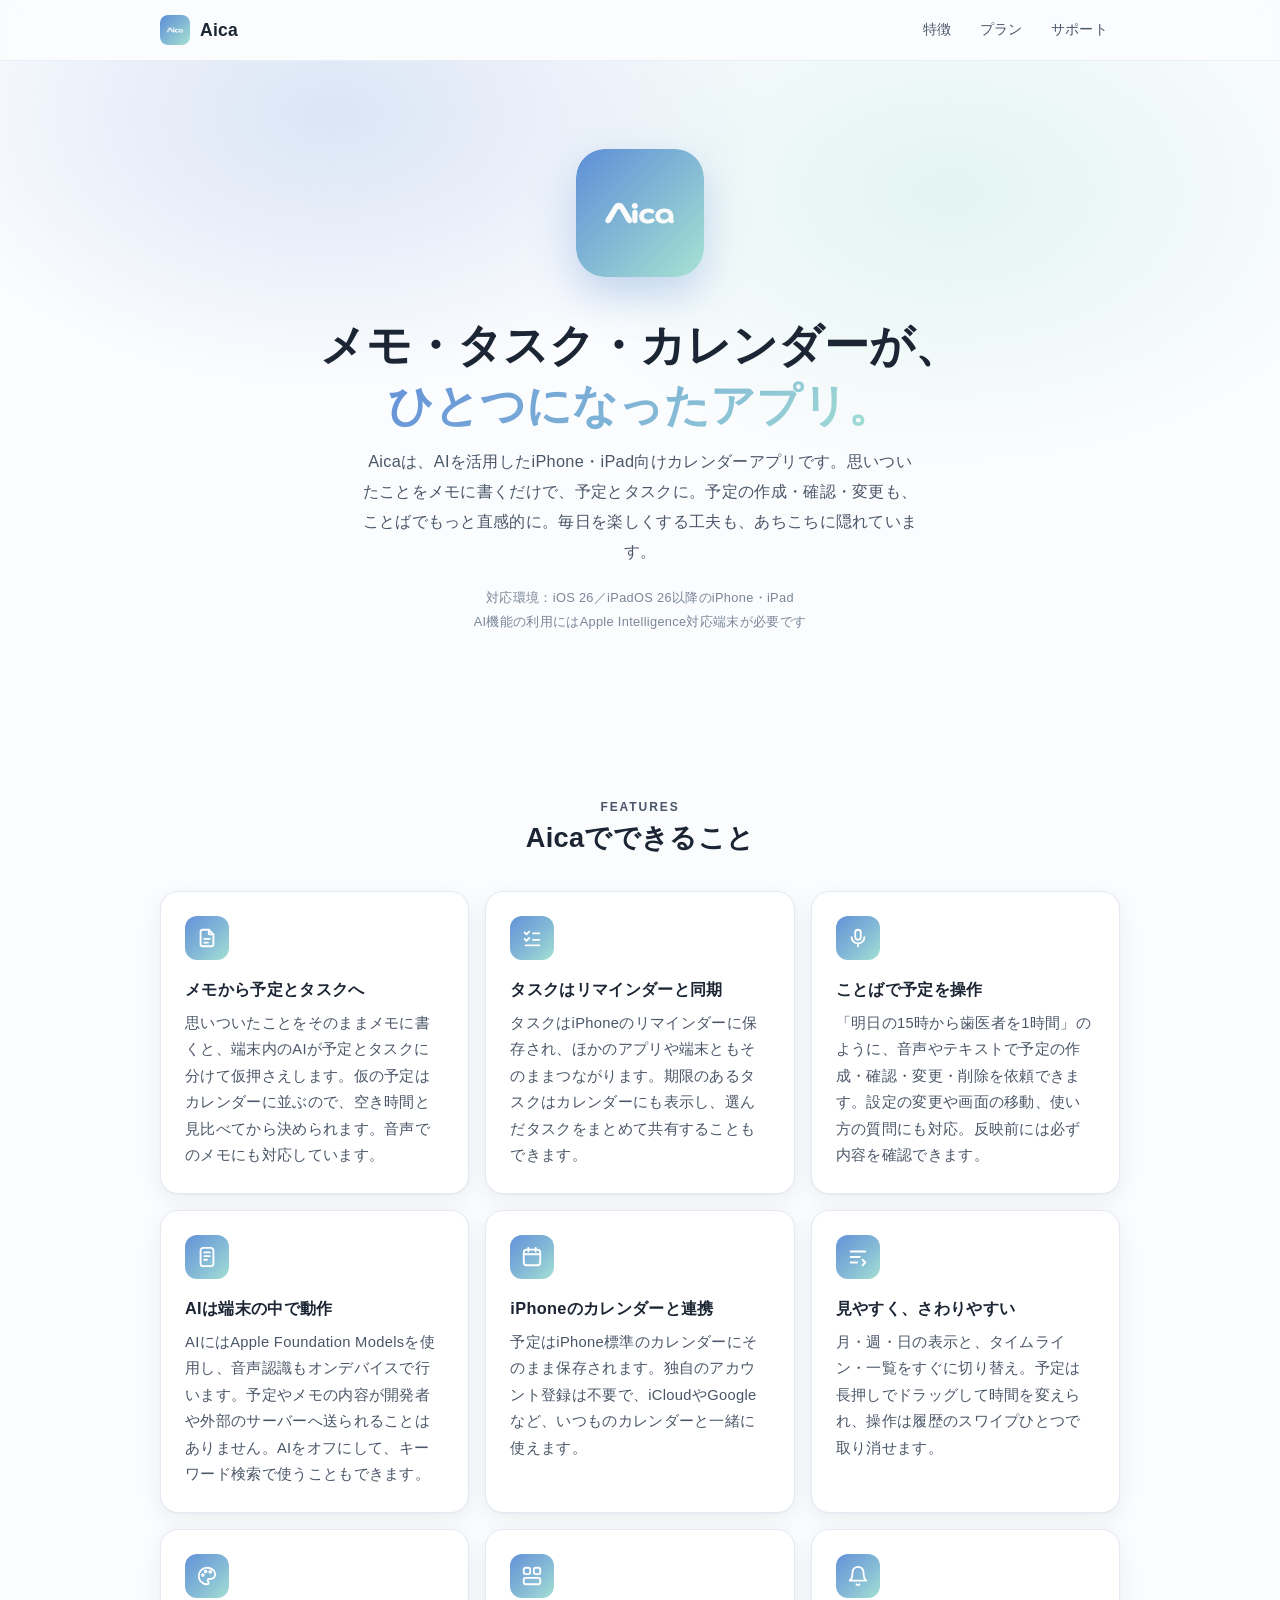
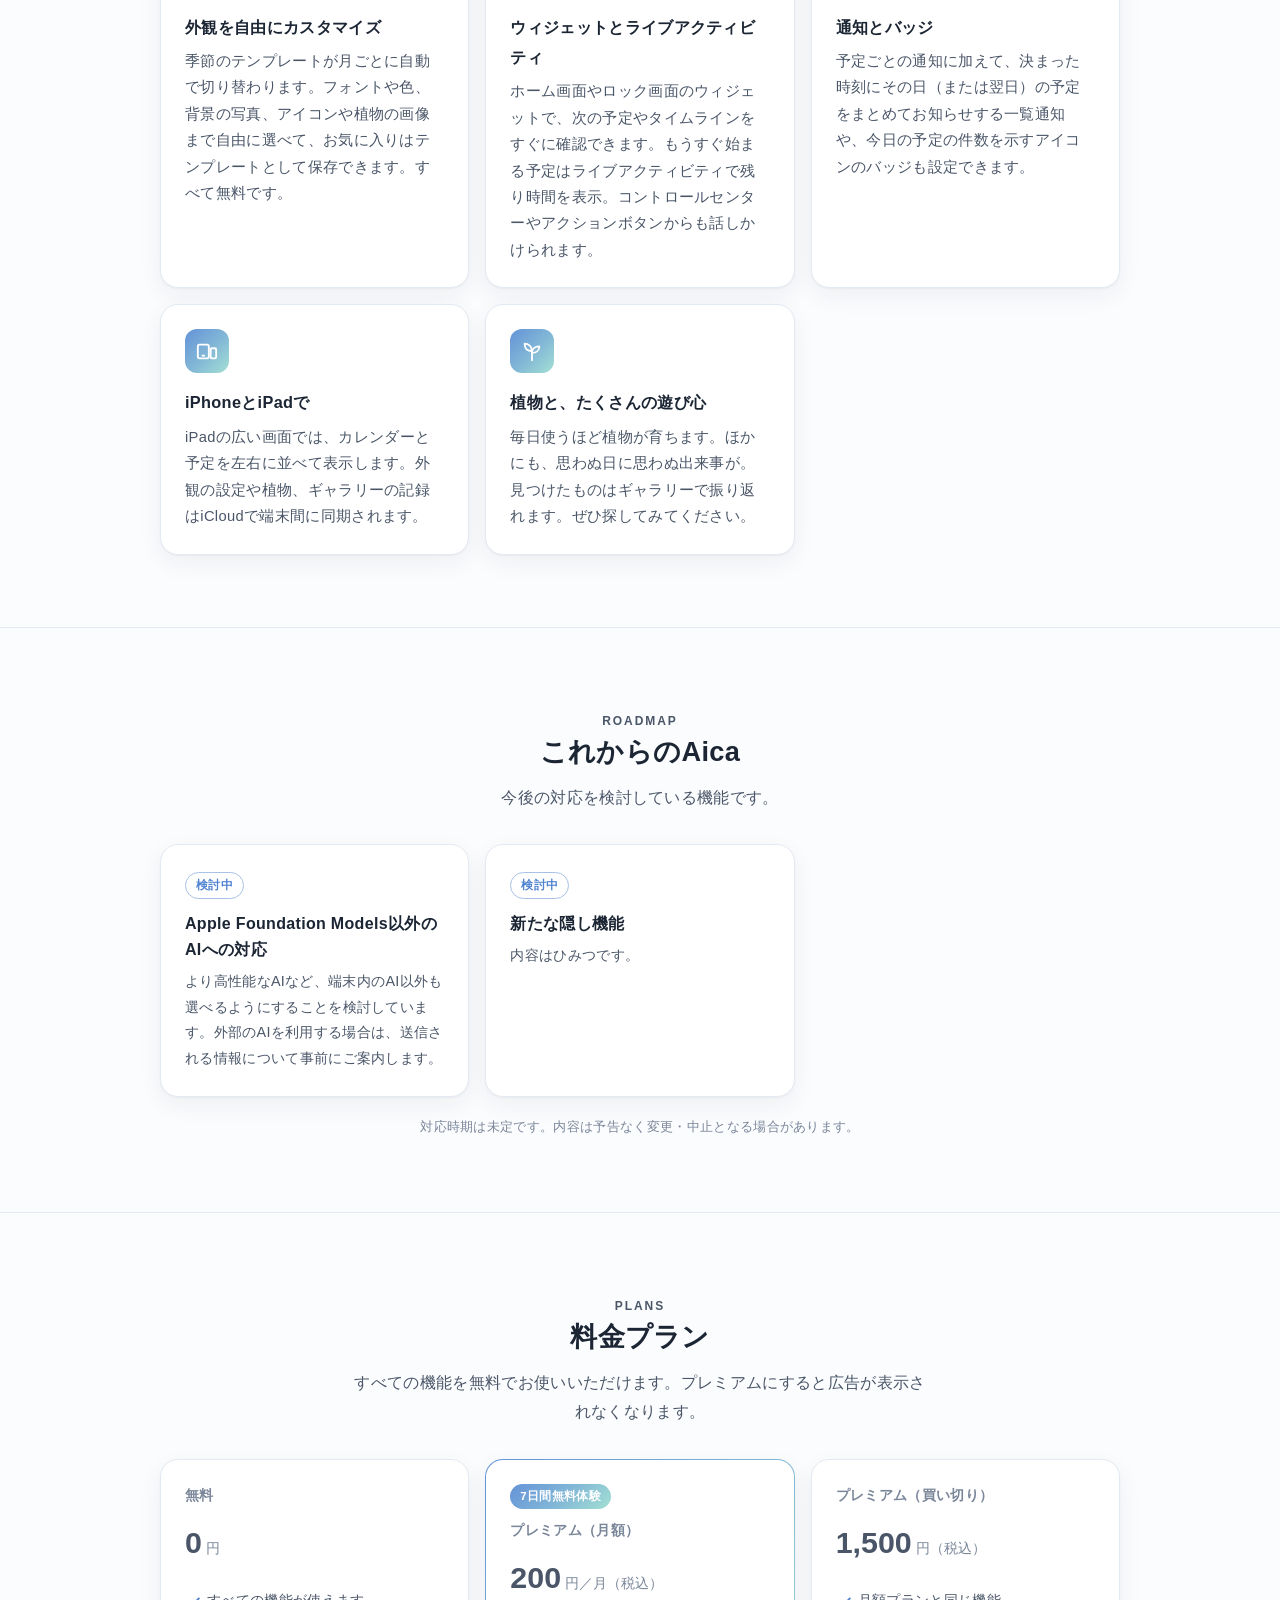
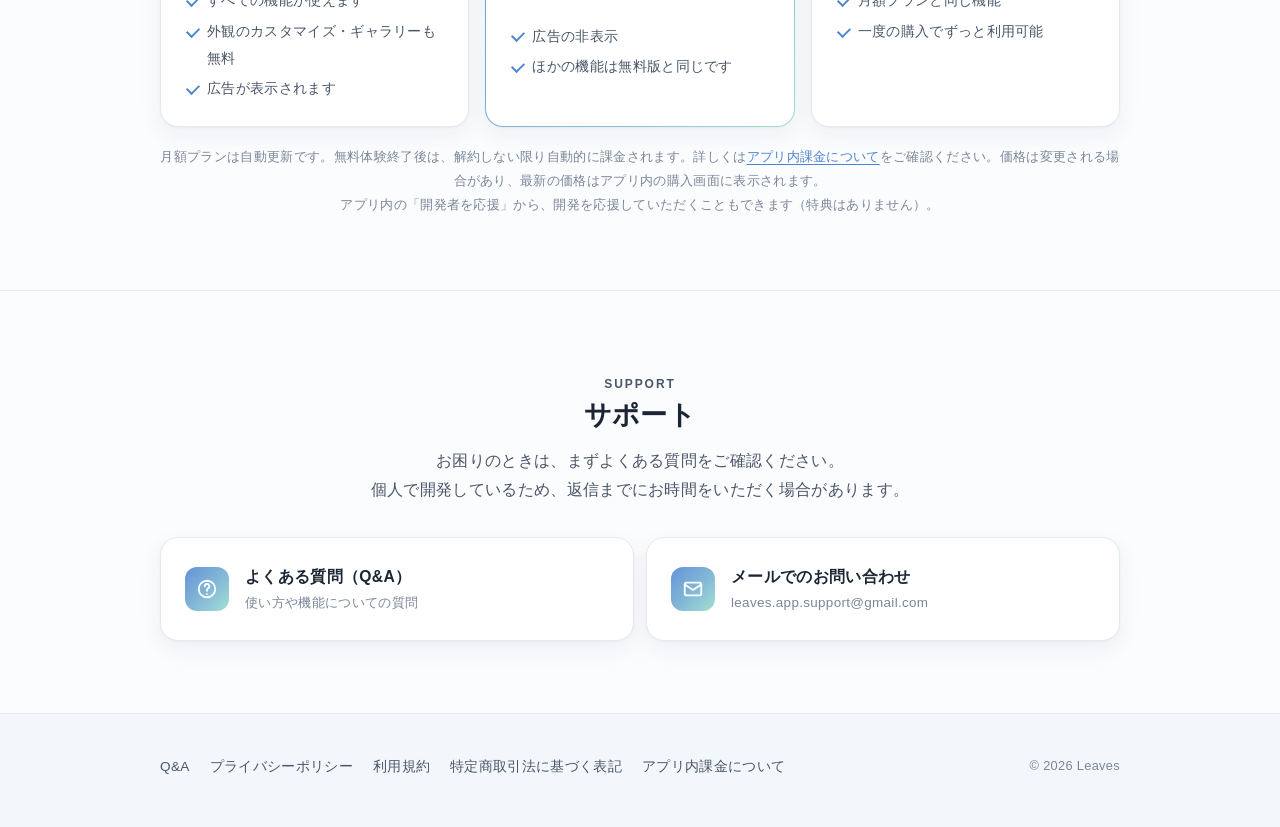
<file: index.html>
<!doctype html>
<html lang="ja">
<head>
  <meta charset="utf-8">
  <meta name="viewport" content="width=device-width, initial-scale=1">
  <meta name="description" content="Aicaは、話しかけるだけで予定を作成・変更できるAIカレンダーアプリです。AIは端末内で動作し、予定の内容を外部へ送信しません。">
  <meta name="theme-color" content="#fbfcfe" media="(prefers-color-scheme: light)">
  <meta name="theme-color" content="#0e131a" media="(prefers-color-scheme: dark)">
  <meta property="og:title" content="Aica — AIカレンダー">
  <meta property="og:description" content="話しかけるだけで予定を作成・変更できるAIカレンダーアプリ。">
  <meta property="og:image" content="https://leaves-app.github.io/assets/icon.png">
  <meta property="og:type" content="website">
  <title>Aica — AIカレンダー</title>
  <link rel="icon" href="assets/favicon.png">
  <link rel="apple-touch-icon" href="assets/apple-touch-icon.png">
  <link rel="stylesheet" href="style.css">
</head>
<body>
  <header class="site-header">
    <div class="wrap">
      <a class="brand" href="index.html"><img src="assets/icon.png" alt="">Aica</a>
      <nav>
        <a href="#features">特徴</a>
        <a href="#plans">プラン</a>
        <a href="#support">サポート</a>
      </nav>
    </div>
  </header>

  <main>
    <section class="hero">
      <div class="wrap-narrow">
        <img class="hero-icon" src="assets/icon.png" alt="Aicaのアプリアイコン">
        <h1>メモ・タスク・カレンダーが、<br><span class="grad">ひとつになったアプリ。</span></h1>
        <p class="lead">Aicaは、AIを活用したiPhone・iPad向けカレンダーアプリです。思いついたことをメモに書くだけで、予定とタスクに。予定の作成・確認・変更も、ことばでもっと直感的に。毎日を楽しくする工夫も、あちこちに隠れています。</p>
        <p class="req">対応環境：iOS 26／iPadOS 26以降のiPhone・iPad<br>AI機能の利用にはApple Intelligence対応端末が必要です</p>
      </div>
    </section>

    <section class="section" id="features">
      <div class="wrap">
        <div class="section-head">
          <p class="eyebrow">Features</p>
          <h2>Aicaでできること</h2>
        </div>
        <div class="features">
          <article class="card">
            <div class="card-icon" aria-hidden="true">
              <svg viewBox="0 0 24 24" fill="none" stroke="currentColor" stroke-width="2" stroke-linecap="round" stroke-linejoin="round"><path d="M14 3H7a2 2 0 0 0-2 2v14a2 2 0 0 0 2 2h10a2 2 0 0 0 2-2V8Z"/><path d="M14 3v5h5M9 13h6M9 17h4"/></svg>
            </div>
            <h3>メモから予定とタスクへ</h3>
            <p>思いついたことをそのままメモに書くと、端末内のAIが予定とタスクに分けて仮押さえします。仮の予定はカレンダーに並ぶので、空き時間と見比べてから決められます。音声でのメモにも対応しています。</p>
          </article>
          <article class="card">
            <div class="card-icon" aria-hidden="true">
              <svg viewBox="0 0 24 24" fill="none" stroke="currentColor" stroke-width="2" stroke-linecap="round" stroke-linejoin="round"><path d="m4 6 2 2 3-3M4 13l2 2 3-3"/><path d="M13 7h7M13 14h7M5 20h15"/></svg>
            </div>
            <h3>タスクはリマインダーと同期</h3>
            <p>タスクはiPhoneのリマインダーに保存され、ほかのアプリや端末ともそのままつながります。期限のあるタスクはカレンダーにも表示し、選んだタスクをまとめて共有することもできます。</p>
          </article>
          <article class="card">
            <div class="card-icon" aria-hidden="true">
              <svg viewBox="0 0 24 24" fill="none" stroke="currentColor" stroke-width="2" stroke-linecap="round" stroke-linejoin="round"><rect x="9" y="3" width="6" height="11" rx="3"/><path d="M5 11a7 7 0 0 0 14 0M12 18v3"/></svg>
            </div>
            <h3>ことばで予定を操作</h3>
            <p>「明日の15時から歯医者を1時間」のように、音声やテキストで予定の作成・確認・変更・削除を依頼できます。設定の変更や画面の移動、使い方の質問にも対応。反映前には必ず内容を確認できます。</p>
          </article>
          <article class="card">
            <div class="card-icon" aria-hidden="true">
              <svg viewBox="0 0 24 24" fill="none" stroke="currentColor" stroke-width="2" stroke-linecap="round" stroke-linejoin="round"><rect x="5" y="2" width="14" height="20" rx="3"/><path d="M9 7h6M9 11h6M9 15h3"/></svg>
            </div>
            <h3>AIは端末の中で動作</h3>
            <p>AIにはApple Foundation Modelsを使用し、音声認識もオンデバイスで行います。予定やメモの内容が開発者や外部のサーバーへ送られることはありません。AIをオフにして、キーワード検索で使うこともできます。</p>
          </article>
          <article class="card">
            <div class="card-icon" aria-hidden="true">
              <svg viewBox="0 0 24 24" fill="none" stroke="currentColor" stroke-width="2" stroke-linecap="round" stroke-linejoin="round"><rect x="3" y="4" width="18" height="17" rx="3"/><path d="M3 9h18M8 2v4M16 2v4"/></svg>
            </div>
            <h3>iPhoneのカレンダーと連携</h3>
            <p>予定はiPhone標準のカレンダーにそのまま保存されます。独自のアカウント登録は不要で、iCloudやGoogleなど、いつものカレンダーと一緒に使えます。</p>
          </article>
          <article class="card">
            <div class="card-icon" aria-hidden="true">
              <svg viewBox="0 0 24 24" fill="none" stroke="currentColor" stroke-width="2" stroke-linecap="round" stroke-linejoin="round"><path d="M4 6h16M4 12h10M4 18h7"/><path d="m17 15 3 3-3 3"/></svg>
            </div>
            <h3>見やすく、さわりやすい</h3>
            <p>月・週・日の表示と、タイムライン・一覧をすぐに切り替え。予定は長押しでドラッグして時間を変えられ、操作は履歴のスワイプひとつで取り消せます。</p>
          </article>
          <article class="card">
            <div class="card-icon" aria-hidden="true">
              <svg viewBox="0 0 24 24" fill="none" stroke="currentColor" stroke-width="2" stroke-linecap="round" stroke-linejoin="round"><path d="M12 3a9 9 0 1 0 0 18c1.1 0 1.8-.8 1.8-1.7 0-.5-.2-.9-.5-1.2-.3-.3-.5-.7-.5-1.2 0-.9.8-1.7 1.7-1.7H16a5 5 0 0 0 5-5c0-4-4-7.2-9-7.2Z"/><circle cx="7.5" cy="11" r="1"/><circle cx="10.5" cy="7" r="1"/><circle cx="15.5" cy="7.5" r="1"/></svg>
            </div>
            <h3>外観を自由にカスタマイズ</h3>
            <p>季節のテンプレートが月ごとに自動で切り替わります。フォントや色、背景の写真、アイコンや植物の画像まで自由に選べて、お気に入りはテンプレートとして保存できます。すべて無料です。</p>
          </article>
          <article class="card">
            <div class="card-icon" aria-hidden="true">
              <svg viewBox="0 0 24 24" fill="none" stroke="currentColor" stroke-width="2" stroke-linecap="round" stroke-linejoin="round"><rect x="3" y="3" width="7" height="7" rx="2"/><rect x="14" y="3" width="7" height="7" rx="2"/><rect x="3" y="14" width="18" height="7" rx="2"/></svg>
            </div>
            <h3>ウィジェットとライブアクティビティ</h3>
            <p>ホーム画面やロック画面のウィジェットで、次の予定やタイムラインをすぐに確認できます。もうすぐ始まる予定はライブアクティビティで残り時間を表示。コントロールセンターやアクションボタンからも話しかけられます。</p>
          </article>
          <article class="card">
            <div class="card-icon" aria-hidden="true">
              <svg viewBox="0 0 24 24" fill="none" stroke="currentColor" stroke-width="2" stroke-linecap="round" stroke-linejoin="round"><path d="M18 8a6 6 0 0 0-12 0c0 7-3 9-3 9h18s-3-2-3-9"/><path d="M13.7 21a2 2 0 0 1-3.4 0"/></svg>
            </div>
            <h3>通知とバッジ</h3>
            <p>予定ごとの通知に加えて、決まった時刻にその日（または翌日）の予定をまとめてお知らせする一覧通知や、今日の予定の件数を示すアイコンのバッジも設定できます。</p>
          </article>
          <article class="card">
            <div class="card-icon" aria-hidden="true">
              <svg viewBox="0 0 24 24" fill="none" stroke="currentColor" stroke-width="2" stroke-linecap="round" stroke-linejoin="round"><rect x="2" y="5" width="12" height="15" rx="2"/><rect x="16" y="9" width="6" height="11" rx="1.5"/><path d="M7 17h2"/></svg>
            </div>
            <h3>iPhoneとiPadで</h3>
            <p>iPadの広い画面では、カレンダーと予定を左右に並べて表示します。外観の設定や植物、ギャラリーの記録はiCloudで端末間に同期されます。</p>
          </article>
          <article class="card">
            <div class="card-icon" aria-hidden="true">
              <svg viewBox="0 0 24 24" fill="none" stroke="currentColor" stroke-width="2" stroke-linecap="round" stroke-linejoin="round"><path d="M12 22V12"/><path d="M12 12C12 7 8 4 4 4c0 5 3 8 8 8Z"/><path d="M12 14c0-4 3-7 8-7 0 4-3 7-8 7Z"/></svg>
            </div>
            <h3>植物と、たくさんの遊び心</h3>
            <p>毎日使うほど植物が育ちます。ほかにも、思わぬ日に思わぬ出来事が。見つけたものはギャラリーで振り返れます。ぜひ探してみてください。</p>
          </article>
        </div>
      </div>
    </section>

    <section class="section" id="roadmap">
      <div class="wrap">
        <div class="section-head">
          <p class="eyebrow">Roadmap</p>
          <h2>これからのAica</h2>
          <p>今後の対応を検討している機能です。</p>
        </div>
        <ol class="roadmap">
          <li class="card">
            <span class="status">検討中</span>
            <h3>Apple Foundation Models以外のAIへの対応</h3>
            <p>より高性能なAIなど、端末内のAI以外も選べるようにすることを検討しています。外部のAIを利用する場合は、送信される情報について事前にご案内します。</p>
          </li>
          <li class="card">
            <span class="status">検討中</span>
            <h3>新たな隠し機能</h3>
            <p>内容はひみつです。</p>
          </li>
        </ol>
        <p class="note">対応時期は未定です。内容は予告なく変更・中止となる場合があります。</p>
      </div>
    </section>

    <section class="section" id="plans">
      <div class="wrap">
        <div class="section-head">
          <p class="eyebrow">Plans</p>
          <h2>料金プラン</h2>
          <p>すべての機能を無料でお使いいただけます。プレミアムにすると広告が表示されなくなります。</p>
        </div>
        <div class="plans">
          <article class="card plan">
            <p class="plan-name">無料</p>
            <p class="price">0<small>円</small></p>
            <ul>
              <li>すべての機能が使えます</li>
              <li>外観のカスタマイズ・ギャラリーも無料</li>
              <li>広告が表示されます</li>
            </ul>
          </article>
          <article class="card plan featured">
            <span class="badge">7日間無料体験</span>
            <p class="plan-name">プレミアム（月額）</p>
            <p class="price">200<small>円／月（税込）</small></p>
            <ul>
              <li>広告の非表示</li>
              <li>ほかの機能は無料版と同じです</li>
            </ul>
          </article>
          <article class="card plan">
            <p class="plan-name">プレミアム（買い切り）</p>
            <p class="price">1,500<small>円（税込）</small></p>
            <ul>
              <li>月額プランと同じ機能</li>
              <li>一度の購入でずっと利用可能</li>
            </ul>
          </article>
        </div>
        <p class="note">月額プランは自動更新です。無料体験終了後は、解約しない限り自動的に課金されます。詳しくは<a href="billing.html">アプリ内課金について</a>をご確認ください。価格は変更される場合があり、最新の価格はアプリ内の購入画面に表示されます。<br>アプリ内の「開発者を応援」から、開発を応援していただくこともできます（特典はありません）。</p>
      </div>
    </section>

    <section class="section" id="support">
      <div class="wrap">
        <div class="section-head">
          <p class="eyebrow">Support</p>
          <h2>サポート</h2>
          <p>お困りのときは、まずよくある質問をご確認ください。<br>個人で開発しているため、返信までにお時間をいただく場合があります。</p>
        </div>
        <div class="support-box">
          <a class="card link-card" href="qa.html">
            <div class="card-icon" aria-hidden="true">
              <svg viewBox="0 0 24 24" fill="none" stroke="currentColor" stroke-width="2" stroke-linecap="round" stroke-linejoin="round"><circle cx="12" cy="12" r="9"/><path d="M9.5 9a2.5 2.5 0 1 1 3.5 2.3c-.6.3-1 .9-1 1.6V14M12 17.5v.01"/></svg>
            </div>
            <div><strong>よくある質問（Q&amp;A）</strong><span>使い方や機能についての質問</span></div>
          </a>
          <a class="card link-card" href="mailto:leaves.app.support@gmail.com">
            <div class="card-icon" aria-hidden="true">
              <svg viewBox="0 0 24 24" fill="none" stroke="currentColor" stroke-width="2" stroke-linecap="round" stroke-linejoin="round"><rect x="3" y="5" width="18" height="14" rx="2"/><path d="m3 7 9 6 9-6"/></svg>
            </div>
            <div><strong>メールでのお問い合わせ</strong><span>leaves.app.support@gmail.com</span></div>
          </a>
        </div>
      </div>
    </section>
  </main>

  <footer class="site-footer">
    <div class="wrap">
      <nav>
        <a href="qa.html">Q&amp;A</a>
        <a href="privacy.html">プライバシーポリシー</a>
        <a href="terms.html">利用規約</a>
        <a href="tokushoho.html">特定商取引法に基づく表記</a>
        <a href="billing.html">アプリ内課金について</a>
      </nav>
      <p class="copy">© 2026 Leaves</p>
    </div>
  </footer>
</body>
</html>
</file>
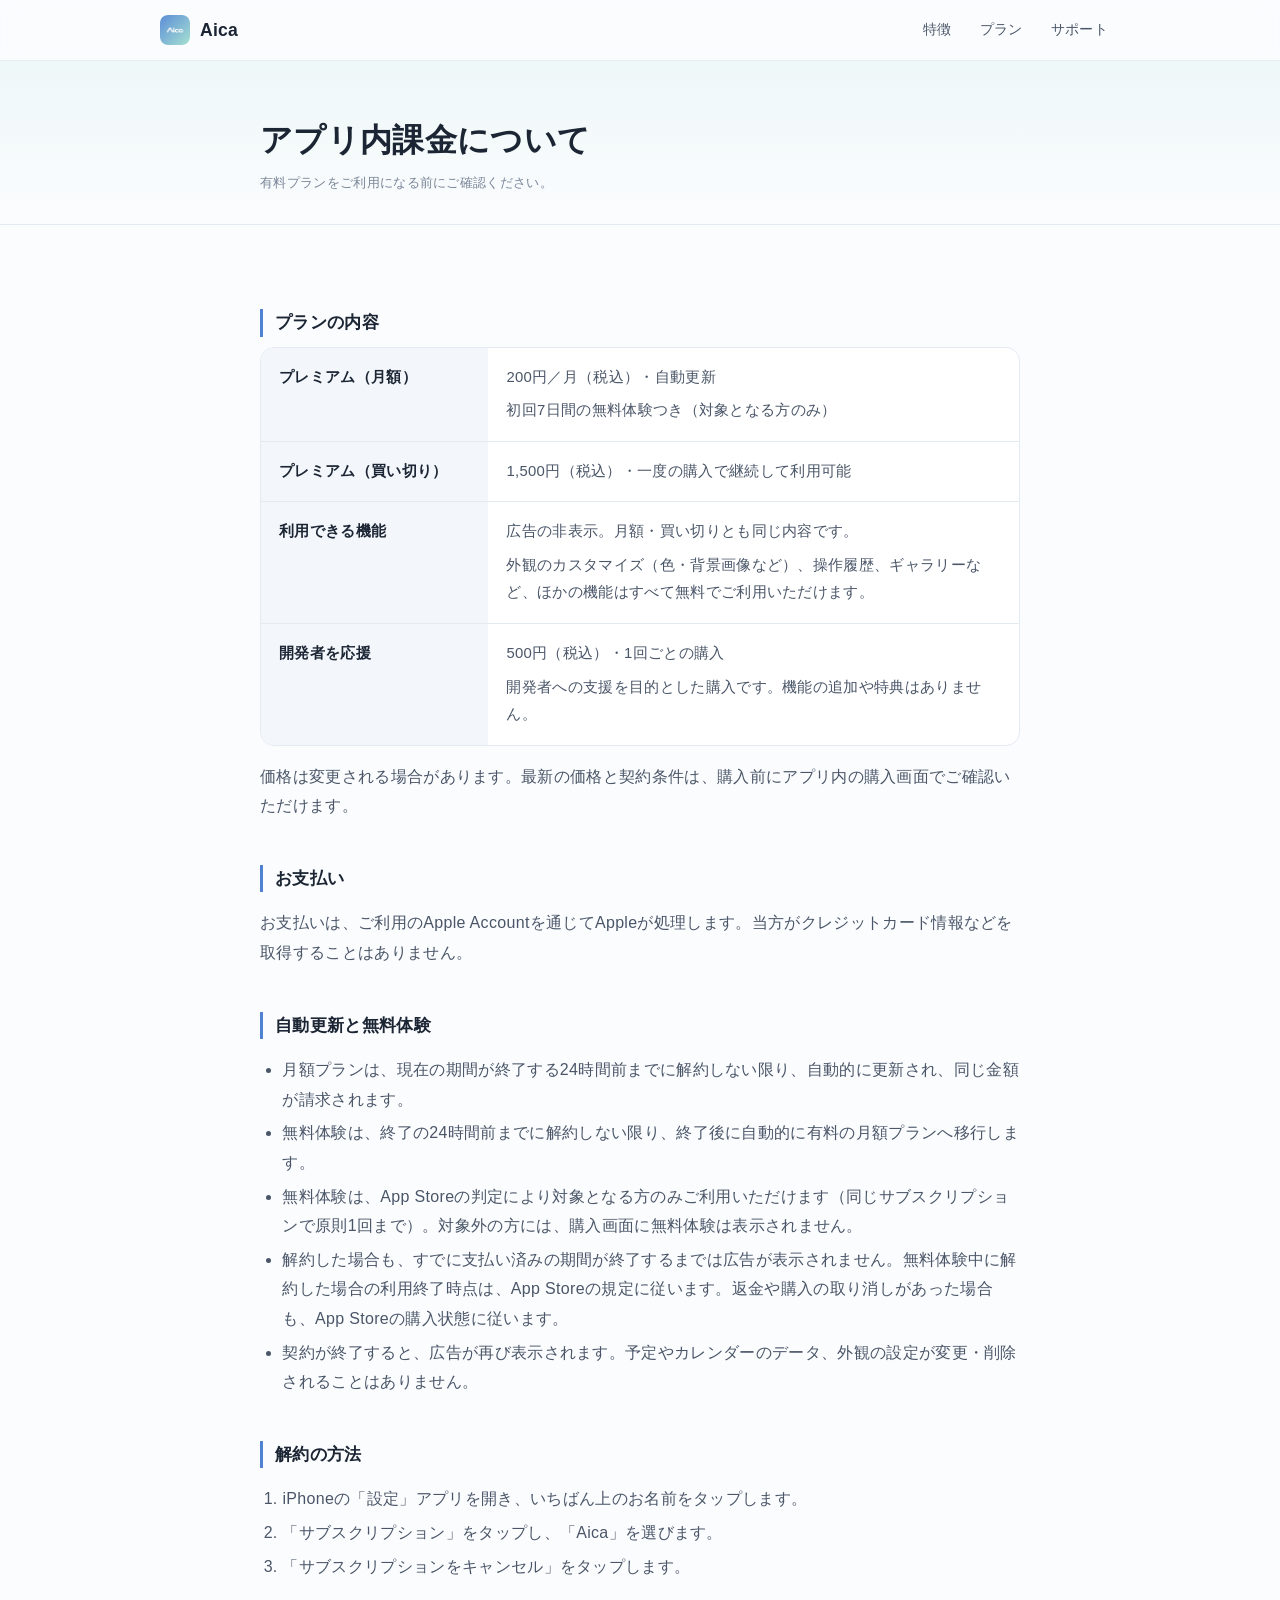
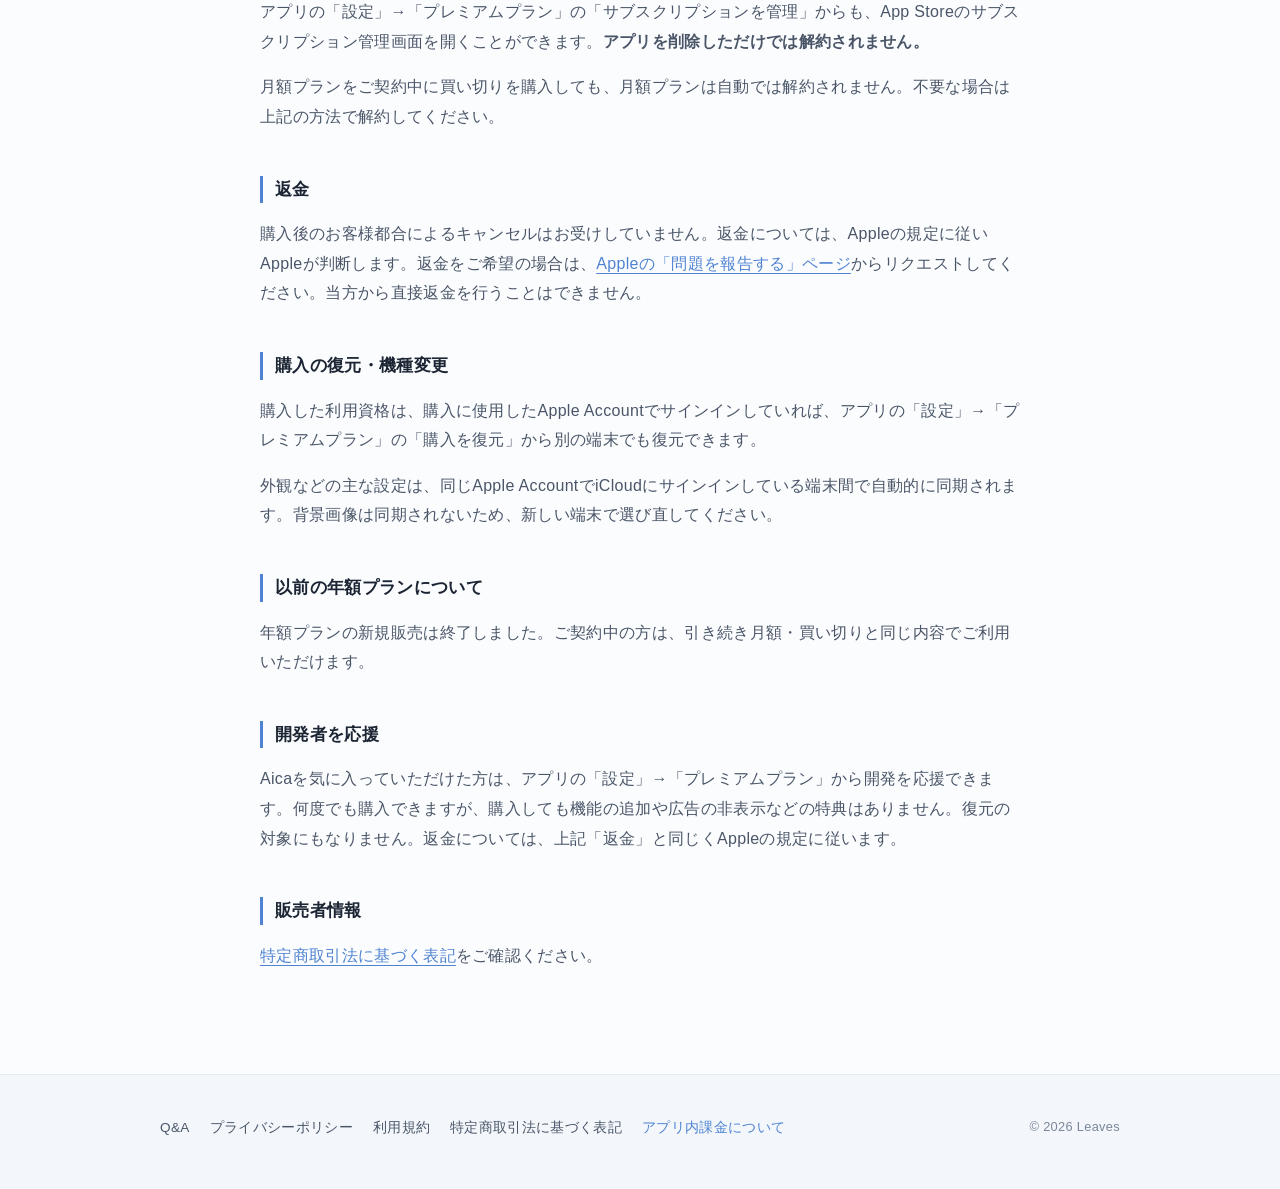
<file: billing.html>
<!doctype html>
<html lang="ja">
<head>
  <meta charset="utf-8">
  <meta name="viewport" content="width=device-width, initial-scale=1">
  <meta name="description" content="Aicaのプラン、自動更新、解約、返金、購入の復元についてのご案内です。">
  <title>アプリ内課金について — Aica</title>
  <link rel="icon" href="assets/favicon.png">
  <link rel="apple-touch-icon" href="assets/apple-touch-icon.png">
  <link rel="stylesheet" href="style.css">
</head>
<body>
  <header class="site-header">
    <div class="wrap">
      <a class="brand" href="index.html"><img src="assets/icon.png" alt="">Aica</a>
      <nav>
        <a href="index.html#features">特徴</a>
        <a href="index.html#plans">プラン</a>
        <a href="index.html#support">サポート</a>
      </nav>
    </div>
  </header>

  <div class="doc-hero">
    <div class="wrap-narrow">
      <h1>アプリ内課金について</h1>
      <p class="date">有料プランをご利用になる前にご確認ください。</p>
    </div>
  </div>

  <main class="wrap-narrow document">
    <h2>プランの内容</h2>
    <table>
      <tbody>
        <tr><th scope="row">プレミアム（月額）</th><td><p>200円／月（税込）・自動更新</p><p>初回7日間の無料体験つき（対象となる方のみ）</p></td></tr>
        <tr><th scope="row">プレミアム（買い切り）</th><td><p>1,500円（税込）・一度の購入で継続して利用可能</p></td></tr>
        <tr><th scope="row">利用できる機能</th><td><p>広告の非表示。月額・買い切りとも同じ内容です。</p><p>外観のカスタマイズ（色・背景画像など）、操作履歴、ギャラリーなど、ほかの機能はすべて無料でご利用いただけます。</p></td></tr>
        <tr><th scope="row">開発者を応援</th><td><p>500円（税込）・1回ごとの購入</p><p>開発者への支援を目的とした購入です。機能の追加や特典はありません。</p></td></tr>
      </tbody>
    </table>
    <p>価格は変更される場合があります。最新の価格と契約条件は、購入前にアプリ内の購入画面でご確認いただけます。</p>

    <h2>お支払い</h2>
    <p>お支払いは、ご利用のApple Accountを通じてAppleが処理します。当方がクレジットカード情報などを取得することはありません。</p>

    <h2>自動更新と無料体験</h2>
    <ul>
      <li>月額プランは、現在の期間が終了する24時間前までに解約しない限り、自動的に更新され、同じ金額が請求されます。</li>
      <li>無料体験は、終了の24時間前までに解約しない限り、終了後に自動的に有料の月額プランへ移行します。</li>
      <li>無料体験は、App Storeの判定により対象となる方のみご利用いただけます（同じサブスクリプションで原則1回まで）。対象外の方には、購入画面に無料体験は表示されません。</li>
      <li>解約した場合も、すでに支払い済みの期間が終了するまでは広告が表示されません。無料体験中に解約した場合の利用終了時点は、App Storeの規定に従います。返金や購入の取り消しがあった場合も、App Storeの購入状態に従います。</li>
      <li>契約が終了すると、広告が再び表示されます。予定やカレンダーのデータ、外観の設定が変更・削除されることはありません。</li>
    </ul>

    <h2>解約の方法</h2>
    <ol>
      <li>iPhoneの「設定」アプリを開き、いちばん上のお名前をタップします。</li>
      <li>「サブスクリプション」をタップし、「Aica」を選びます。</li>
      <li>「サブスクリプションをキャンセル」をタップします。</li>
    </ol>
    <p>アプリの「設定」→「プレミアムプラン」の「サブスクリプションを管理」からも、App Storeのサブスクリプション管理画面を開くことができます。<strong>アプリを削除しただけでは解約されません。</strong></p>
    <p>月額プランをご契約中に買い切りを購入しても、月額プランは自動では解約されません。不要な場合は上記の方法で解約してください。</p>

    <h2>返金</h2>
    <p>購入後のお客様都合によるキャンセルはお受けしていません。返金については、Appleの規定に従いAppleが判断します。返金をご希望の場合は、<a href="https://reportaproblem.apple.com/">Appleの「問題を報告する」ページ</a>からリクエストしてください。当方から直接返金を行うことはできません。</p>

    <h2>購入の復元・機種変更</h2>
    <p>購入した利用資格は、購入に使用したApple Accountでサインインしていれば、アプリの「設定」→「プレミアムプラン」の「購入を復元」から別の端末でも復元できます。</p>
    <p>外観などの主な設定は、同じApple AccountでiCloudにサインインしている端末間で自動的に同期されます。背景画像は同期されないため、新しい端末で選び直してください。</p>

    <h2>以前の年額プランについて</h2>
    <p>年額プランの新規販売は終了しました。ご契約中の方は、引き続き月額・買い切りと同じ内容でご利用いただけます。</p>

    <h2>開発者を応援</h2>
    <p>Aicaを気に入っていただけた方は、アプリの「設定」→「プレミアムプラン」から開発を応援できます。何度でも購入できますが、購入しても機能の追加や広告の非表示などの特典はありません。復元の対象にもなりません。返金については、上記「返金」と同じくAppleの規定に従います。</p>

    <h2>販売者情報</h2>
    <p><a href="tokushoho.html">特定商取引法に基づく表記</a>をご確認ください。</p>
  </main>

  <footer class="site-footer">
    <div class="wrap">
      <nav>
        <a href="qa.html">Q&amp;A</a>
        <a href="privacy.html">プライバシーポリシー</a>
        <a href="terms.html">利用規約</a>
        <a href="tokushoho.html">特定商取引法に基づく表記</a>
        <a href="billing.html" aria-current="page">アプリ内課金について</a>
      </nav>
      <p class="copy">© 2026 Leaves</p>
    </div>
  </footer>
</body>
</html>
</file>
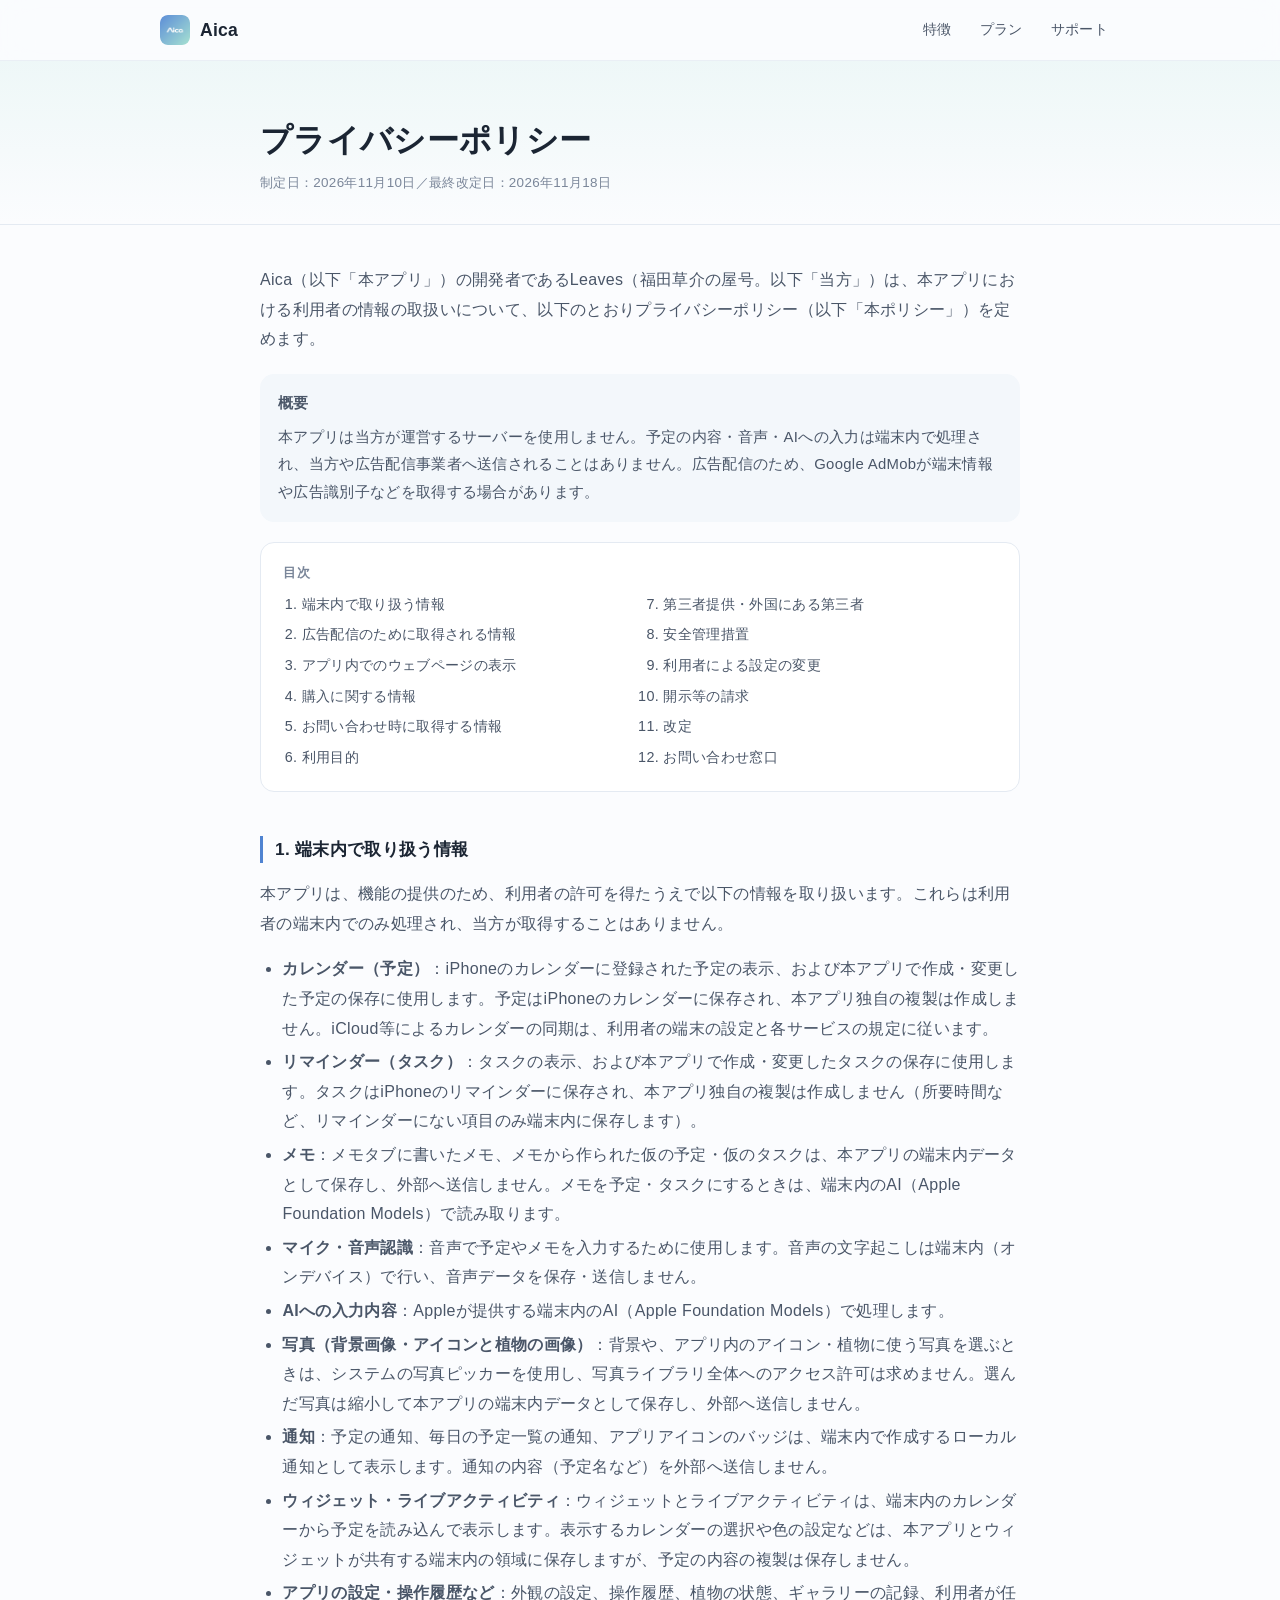
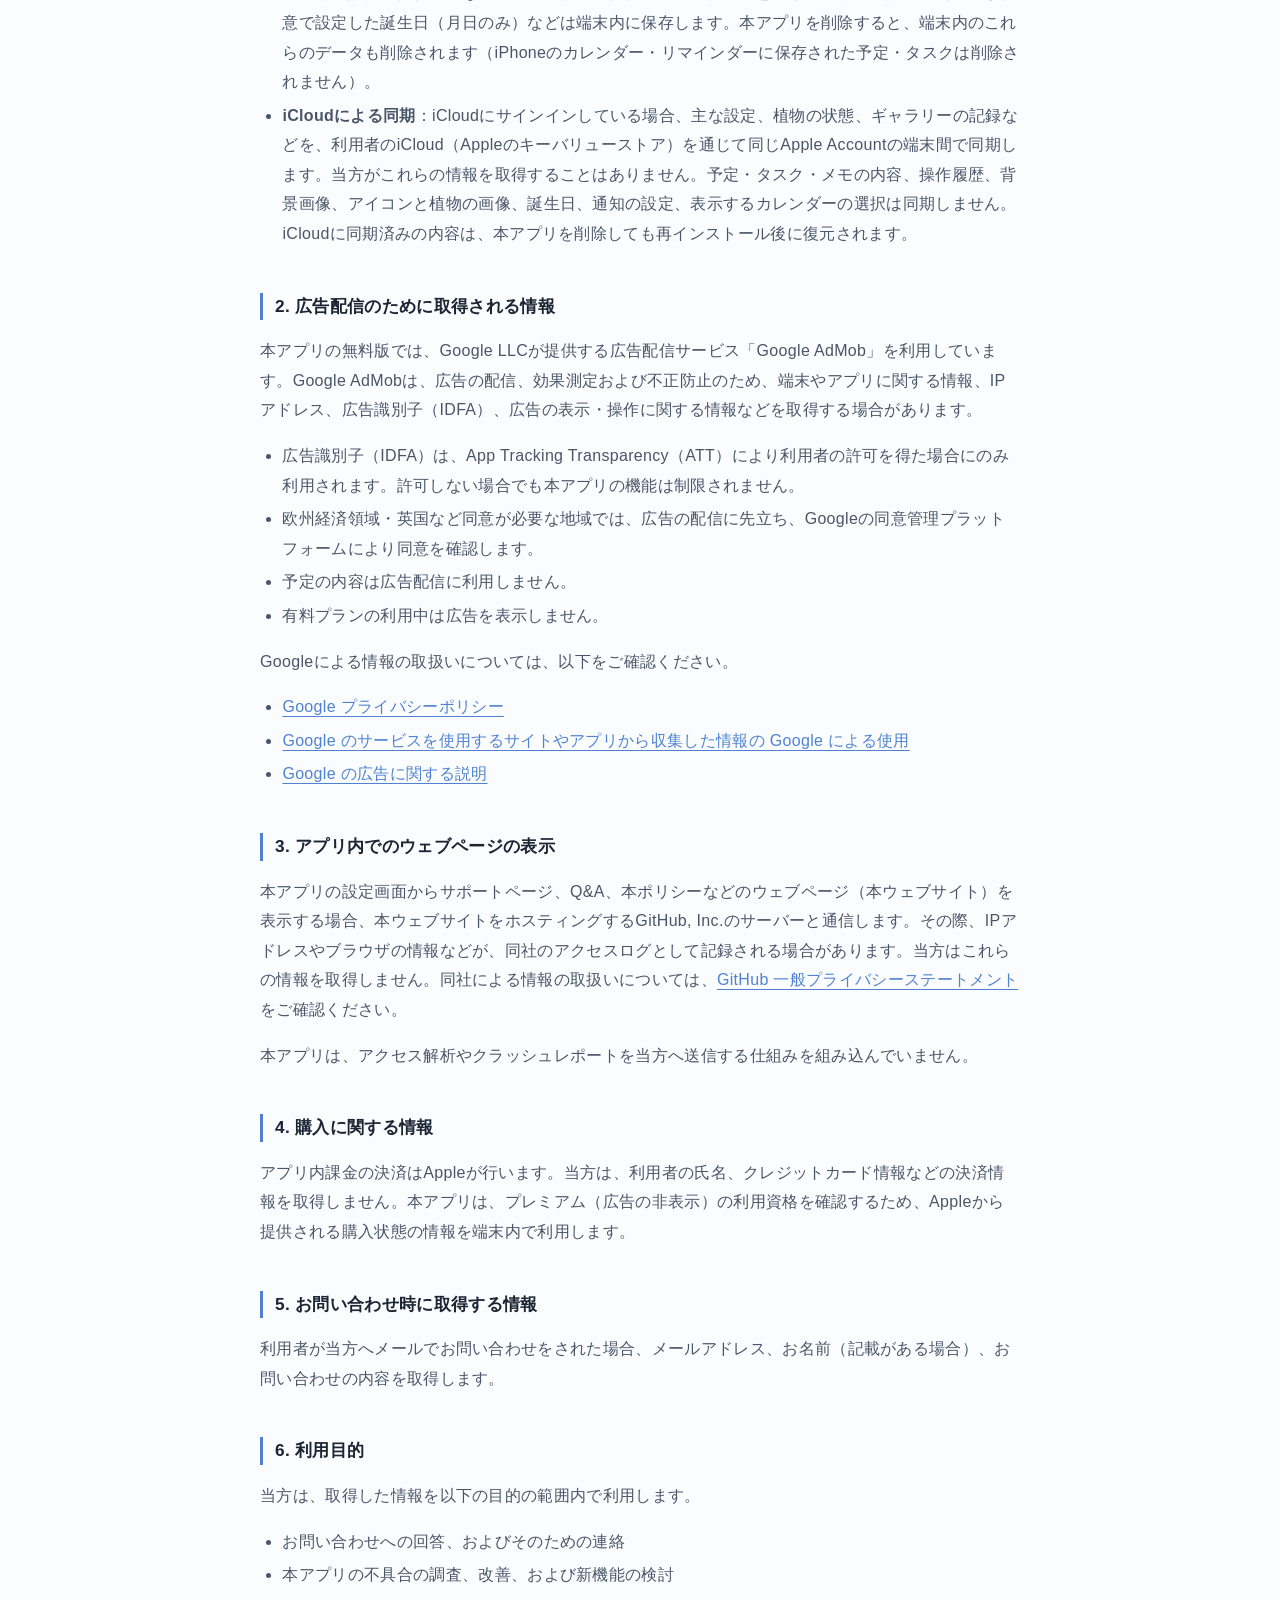
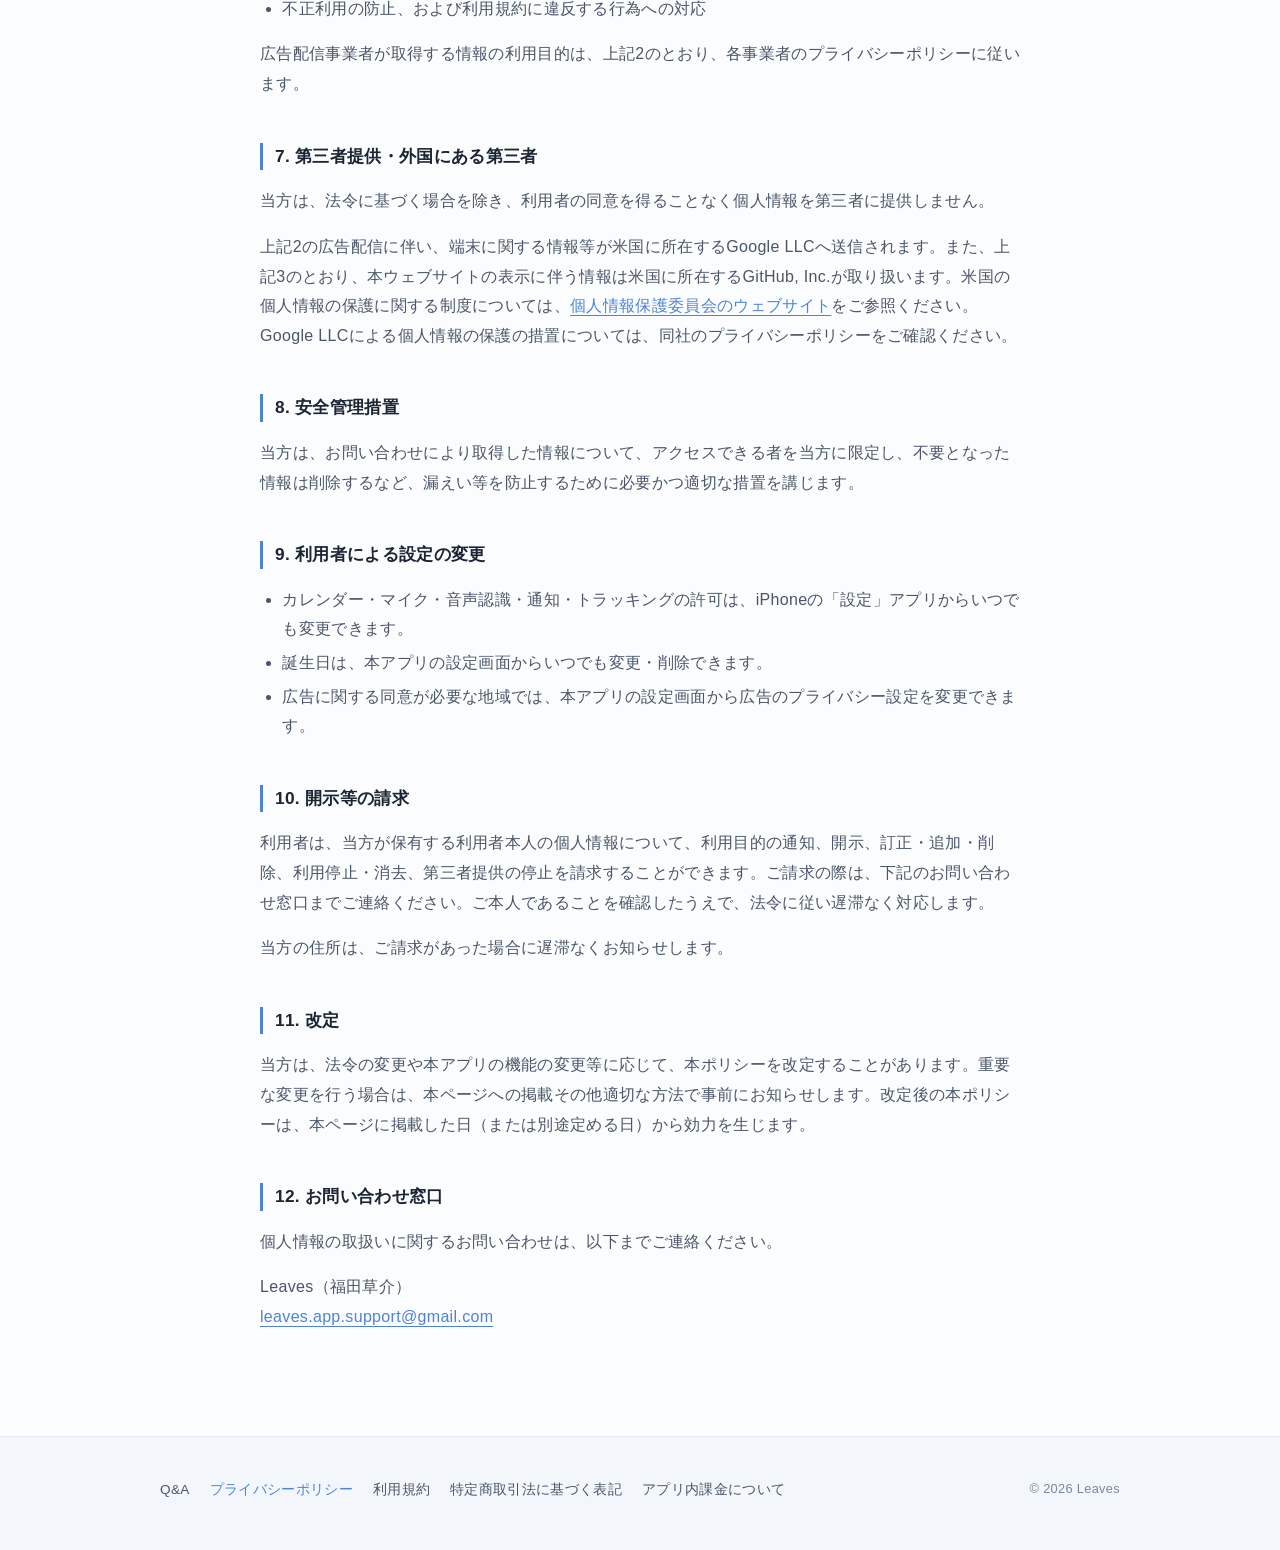
<file: privacy.html>
<!doctype html>
<html lang="ja">
<head>
  <meta charset="utf-8">
  <meta name="viewport" content="width=device-width, initial-scale=1">
  <meta name="description" content="Aicaのプライバシーポリシーです。">
  <title>プライバシーポリシー — Aica</title>
  <link rel="icon" href="assets/favicon.png">
  <link rel="apple-touch-icon" href="assets/apple-touch-icon.png">
  <link rel="stylesheet" href="style.css">
</head>
<body>
  <header class="site-header">
    <div class="wrap">
      <a class="brand" href="index.html"><img src="assets/icon.png" alt="">Aica</a>
      <nav>
        <a href="index.html#features">特徴</a>
        <a href="index.html#plans">プラン</a>
        <a href="index.html#support">サポート</a>
      </nav>
    </div>
  </header>

  <div class="doc-hero">
    <div class="wrap-narrow">
      <h1>プライバシーポリシー</h1>
      <p class="date">制定日：2026年11月10日／最終改定日：2026年11月18日</p>
    </div>
  </div>

  <main class="wrap-narrow document">
    <p>Aica（以下「本アプリ」）の開発者であるLeaves（福田草介の屋号。以下「当方」）は、本アプリにおける利用者の情報の取扱いについて、以下のとおりプライバシーポリシー（以下「本ポリシー」）を定めます。</p>

    <div class="callout">
      <p><strong>概要</strong></p>
      <p>本アプリは当方が運営するサーバーを使用しません。予定の内容・音声・AIへの入力は端末内で処理され、当方や広告配信事業者へ送信されることはありません。広告配信のため、Google AdMobが端末情報や広告識別子などを取得する場合があります。</p>
    </div>

    <nav class="toc" aria-label="目次">
      <p>目次</p>
      <ol>
        <li><a href="#p1">端末内で取り扱う情報</a></li>
        <li><a href="#p2">広告配信のために取得される情報</a></li>
        <li><a href="#p3">アプリ内でのウェブページの表示</a></li>
        <li><a href="#p4">購入に関する情報</a></li>
        <li><a href="#p5">お問い合わせ時に取得する情報</a></li>
        <li><a href="#p6">利用目的</a></li>
        <li><a href="#p7">第三者提供・外国にある第三者</a></li>
        <li><a href="#p8">安全管理措置</a></li>
        <li><a href="#p9">利用者による設定の変更</a></li>
        <li><a href="#p10">開示等の請求</a></li>
        <li><a href="#p11">改定</a></li>
        <li><a href="#p12">お問い合わせ窓口</a></li>
      </ol>
    </nav>

    <h2 id="p1">1. 端末内で取り扱う情報</h2>
    <p>本アプリは、機能の提供のため、利用者の許可を得たうえで以下の情報を取り扱います。これらは利用者の端末内でのみ処理され、当方が取得することはありません。</p>
    <ul>
      <li><strong>カレンダー（予定）</strong>：iPhoneのカレンダーに登録された予定の表示、および本アプリで作成・変更した予定の保存に使用します。予定はiPhoneのカレンダーに保存され、本アプリ独自の複製は作成しません。iCloud等によるカレンダーの同期は、利用者の端末の設定と各サービスの規定に従います。</li>
      <li><strong>リマインダー（タスク）</strong>：タスクの表示、および本アプリで作成・変更したタスクの保存に使用します。タスクはiPhoneのリマインダーに保存され、本アプリ独自の複製は作成しません（所要時間など、リマインダーにない項目のみ端末内に保存します）。</li>
      <li><strong>メモ</strong>：メモタブに書いたメモ、メモから作られた仮の予定・仮のタスクは、本アプリの端末内データとして保存し、外部へ送信しません。メモを予定・タスクにするときは、端末内のAI（Apple Foundation Models）で読み取ります。</li>
      <li><strong>マイク・音声認識</strong>：音声で予定やメモを入力するために使用します。音声の文字起こしは端末内（オンデバイス）で行い、音声データを保存・送信しません。</li>
      <li><strong>AIへの入力内容</strong>：Appleが提供する端末内のAI（Apple Foundation Models）で処理します。</li>
      <li><strong>写真（背景画像・アイコンと植物の画像）</strong>：背景や、アプリ内のアイコン・植物に使う写真を選ぶときは、システムの写真ピッカーを使用し、写真ライブラリ全体へのアクセス許可は求めません。選んだ写真は縮小して本アプリの端末内データとして保存し、外部へ送信しません。</li>
      <li><strong>通知</strong>：予定の通知、毎日の予定一覧の通知、アプリアイコンのバッジは、端末内で作成するローカル通知として表示します。通知の内容（予定名など）を外部へ送信しません。</li>
      <li><strong>ウィジェット・ライブアクティビティ</strong>：ウィジェットとライブアクティビティは、端末内のカレンダーから予定を読み込んで表示します。表示するカレンダーの選択や色の設定などは、本アプリとウィジェットが共有する端末内の領域に保存しますが、予定の内容の複製は保存しません。</li>
      <li><strong>アプリの設定・操作履歴など</strong>：外観の設定、操作履歴、植物の状態、ギャラリーの記録、利用者が任意で設定した誕生日（月日のみ）などは端末内に保存します。本アプリを削除すると、端末内のこれらのデータも削除されます（iPhoneのカレンダー・リマインダーに保存された予定・タスクは削除されません）。</li>
      <li><strong>iCloudによる同期</strong>：iCloudにサインインしている場合、主な設定、植物の状態、ギャラリーの記録などを、利用者のiCloud（Appleのキーバリューストア）を通じて同じApple Accountの端末間で同期します。当方がこれらの情報を取得することはありません。予定・タスク・メモの内容、操作履歴、背景画像、アイコンと植物の画像、誕生日、通知の設定、表示するカレンダーの選択は同期しません。iCloudに同期済みの内容は、本アプリを削除しても再インストール後に復元されます。</li>
    </ul>

    <h2 id="p2">2. 広告配信のために取得される情報</h2>
    <p>本アプリの無料版では、Google LLCが提供する広告配信サービス「Google AdMob」を利用しています。Google AdMobは、広告の配信、効果測定および不正防止のため、端末やアプリに関する情報、IPアドレス、広告識別子（IDFA）、広告の表示・操作に関する情報などを取得する場合があります。</p>
    <ul>
      <li>広告識別子（IDFA）は、App Tracking Transparency（ATT）により利用者の許可を得た場合にのみ利用されます。許可しない場合でも本アプリの機能は制限されません。</li>
      <li>欧州経済領域・英国など同意が必要な地域では、広告の配信に先立ち、Googleの同意管理プラットフォームにより同意を確認します。</li>
      <li>予定の内容は広告配信に利用しません。</li>
      <li>有料プランの利用中は広告を表示しません。</li>
    </ul>
    <p>Googleによる情報の取扱いについては、以下をご確認ください。</p>
    <ul>
      <li><a href="https://policies.google.com/privacy?hl=ja">Google プライバシーポリシー</a></li>
      <li><a href="https://policies.google.com/technologies/partner-sites?hl=ja">Google のサービスを使用するサイトやアプリから収集した情報の Google による使用</a></li>
      <li><a href="https://policies.google.com/technologies/ads?hl=ja">Google の広告に関する説明</a></li>
    </ul>

    <h2 id="p3">3. アプリ内でのウェブページの表示</h2>
    <p>本アプリの設定画面からサポートページ、Q&amp;A、本ポリシーなどのウェブページ（本ウェブサイト）を表示する場合、本ウェブサイトをホスティングするGitHub, Inc.のサーバーと通信します。その際、IPアドレスやブラウザの情報などが、同社のアクセスログとして記録される場合があります。当方はこれらの情報を取得しません。同社による情報の取扱いについては、<a href="https://docs.github.com/ja/site-policy/privacy-policies/github-general-privacy-statement">GitHub 一般プライバシーステートメント</a>をご確認ください。</p>
    <p>本アプリは、アクセス解析やクラッシュレポートを当方へ送信する仕組みを組み込んでいません。</p>

    <h2 id="p4">4. 購入に関する情報</h2>
    <p>アプリ内課金の決済はAppleが行います。当方は、利用者の氏名、クレジットカード情報などの決済情報を取得しません。本アプリは、プレミアム（広告の非表示）の利用資格を確認するため、Appleから提供される購入状態の情報を端末内で利用します。</p>

    <h2 id="p5">5. お問い合わせ時に取得する情報</h2>
    <p>利用者が当方へメールでお問い合わせをされた場合、メールアドレス、お名前（記載がある場合）、お問い合わせの内容を取得します。</p>

    <h2 id="p6">6. 利用目的</h2>
    <p>当方は、取得した情報を以下の目的の範囲内で利用します。</p>
    <ul>
      <li>お問い合わせへの回答、およびそのための連絡</li>
      <li>本アプリの不具合の調査、改善、および新機能の検討</li>
      <li>不正利用の防止、および利用規約に違反する行為への対応</li>
    </ul>
    <p>広告配信事業者が取得する情報の利用目的は、上記2のとおり、各事業者のプライバシーポリシーに従います。</p>

    <h2 id="p7">7. 第三者提供・外国にある第三者</h2>
    <p>当方は、法令に基づく場合を除き、利用者の同意を得ることなく個人情報を第三者に提供しません。</p>
    <p>上記2の広告配信に伴い、端末に関する情報等が米国に所在するGoogle LLCへ送信されます。また、上記3のとおり、本ウェブサイトの表示に伴う情報は米国に所在するGitHub, Inc.が取り扱います。米国の個人情報の保護に関する制度については、<a href="https://www.ppc.go.jp/personalinfo/legal/kaiseihogohou/#gaikoku">個人情報保護委員会のウェブサイト</a>をご参照ください。Google LLCによる個人情報の保護の措置については、同社のプライバシーポリシーをご確認ください。</p>

    <h2 id="p8">8. 安全管理措置</h2>
    <p>当方は、お問い合わせにより取得した情報について、アクセスできる者を当方に限定し、不要となった情報は削除するなど、漏えい等を防止するために必要かつ適切な措置を講じます。</p>

    <h2 id="p9">9. 利用者による設定の変更</h2>
    <ul>
      <li>カレンダー・マイク・音声認識・通知・トラッキングの許可は、iPhoneの「設定」アプリからいつでも変更できます。</li>
      <li>誕生日は、本アプリの設定画面からいつでも変更・削除できます。</li>
      <li>広告に関する同意が必要な地域では、本アプリの設定画面から広告のプライバシー設定を変更できます。</li>
    </ul>

    <h2 id="p10">10. 開示等の請求</h2>
    <p>利用者は、当方が保有する利用者本人の個人情報について、利用目的の通知、開示、訂正・追加・削除、利用停止・消去、第三者提供の停止を請求することができます。ご請求の際は、下記のお問い合わせ窓口までご連絡ください。ご本人であることを確認したうえで、法令に従い遅滞なく対応します。</p>
    <p>当方の住所は、ご請求があった場合に遅滞なくお知らせします。</p>

    <h2 id="p11">11. 改定</h2>
    <p>当方は、法令の変更や本アプリの機能の変更等に応じて、本ポリシーを改定することがあります。重要な変更を行う場合は、本ページへの掲載その他適切な方法で事前にお知らせします。改定後の本ポリシーは、本ページに掲載した日（または別途定める日）から効力を生じます。</p>

    <h2 id="p12">12. お問い合わせ窓口</h2>
    <p>個人情報の取扱いに関するお問い合わせは、以下までご連絡ください。</p>
    <p>Leaves（福田草介）<br><a href="mailto:leaves.app.support@gmail.com">leaves.app.support@gmail.com</a></p>
  </main>

  <footer class="site-footer">
    <div class="wrap">
      <nav>
        <a href="qa.html">Q&amp;A</a>
        <a href="privacy.html" aria-current="page">プライバシーポリシー</a>
        <a href="terms.html">利用規約</a>
        <a href="tokushoho.html">特定商取引法に基づく表記</a>
        <a href="billing.html">アプリ内課金について</a>
      </nav>
      <p class="copy">© 2026 Leaves</p>
    </div>
  </footer>
</body>
</html>
</file>
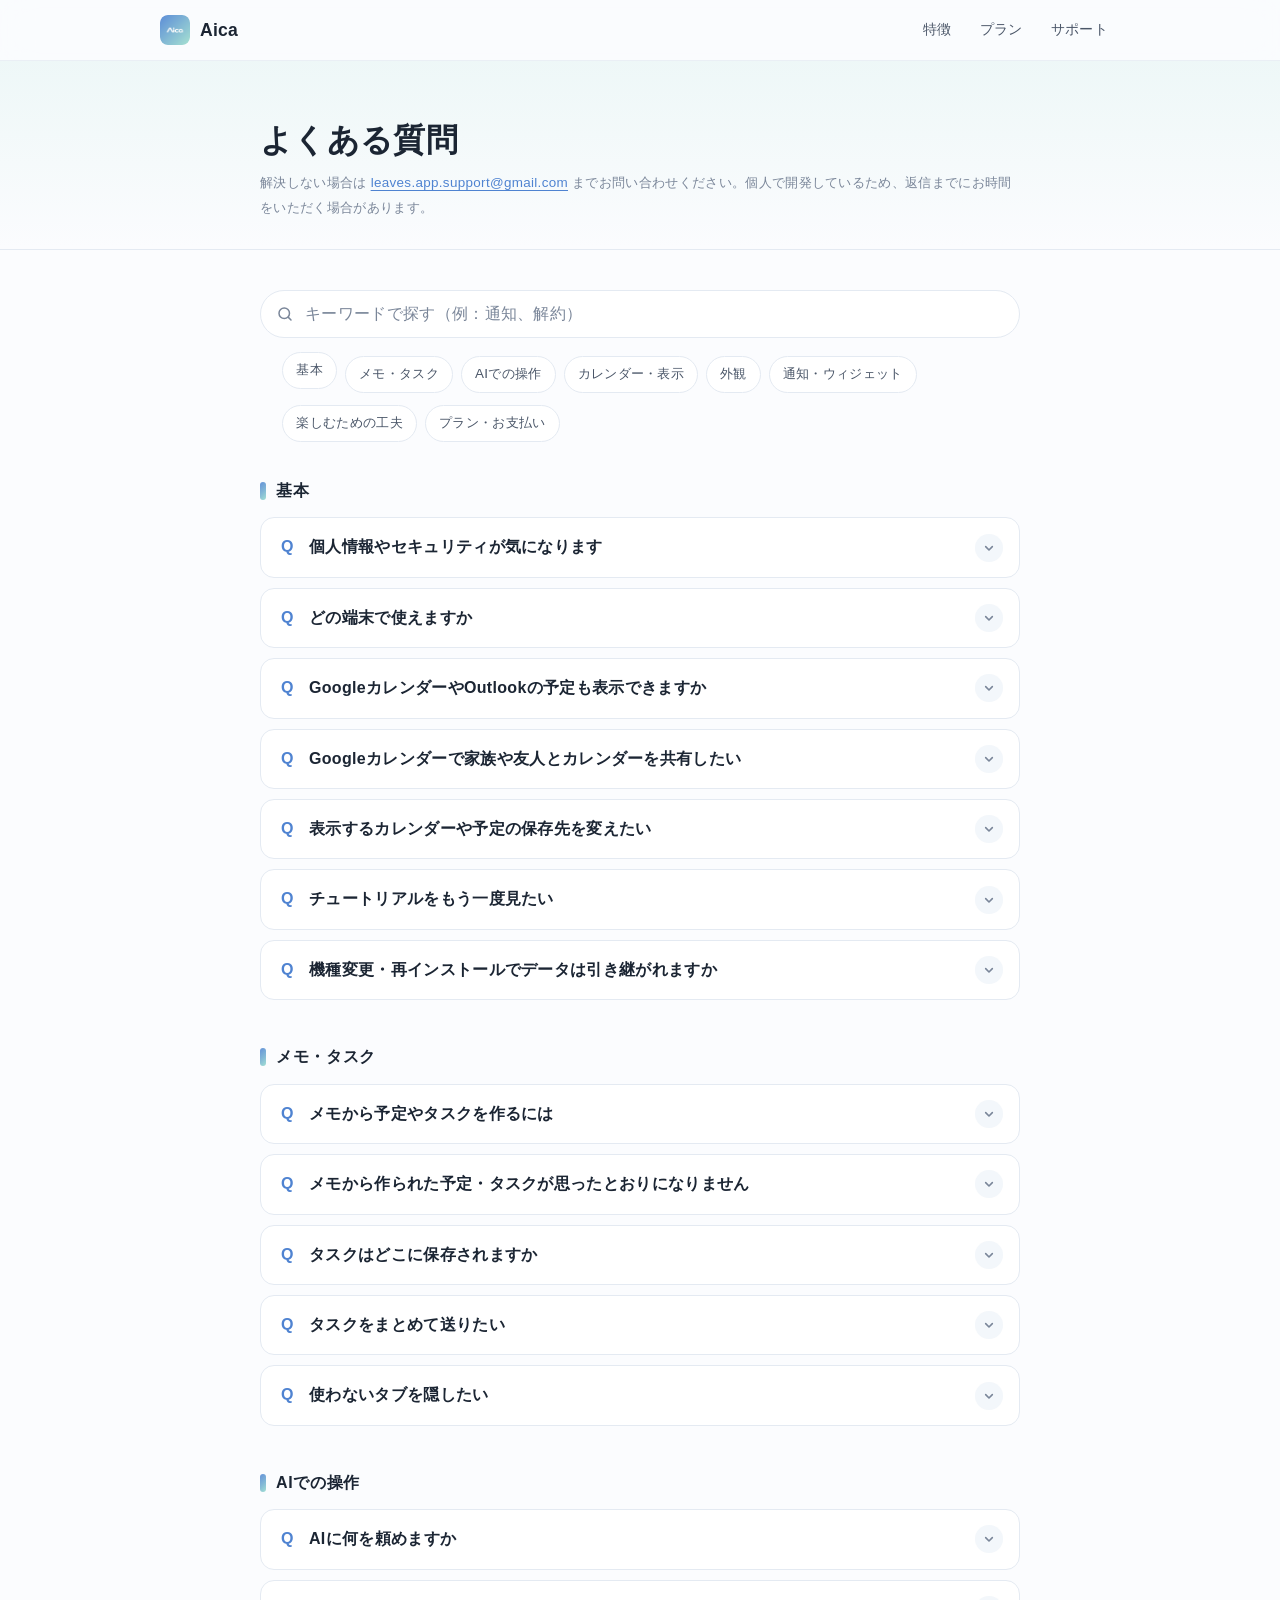
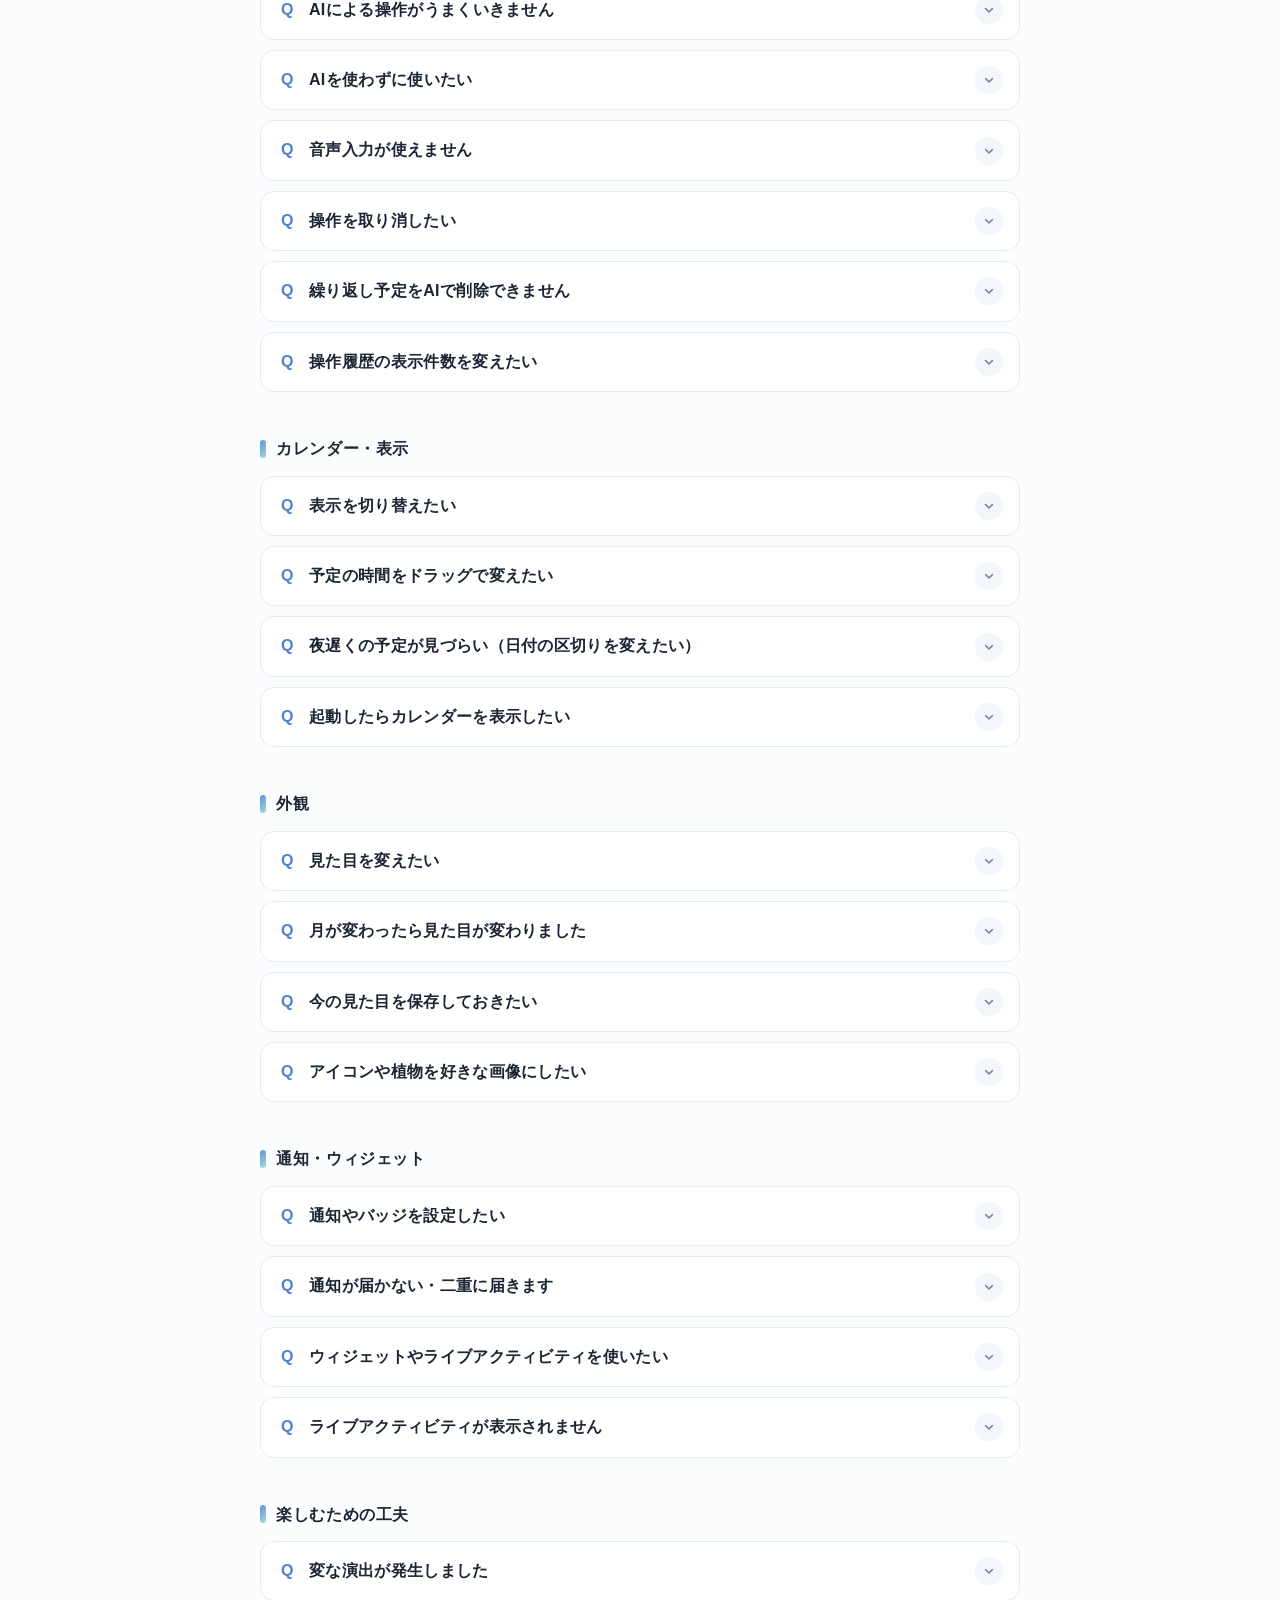
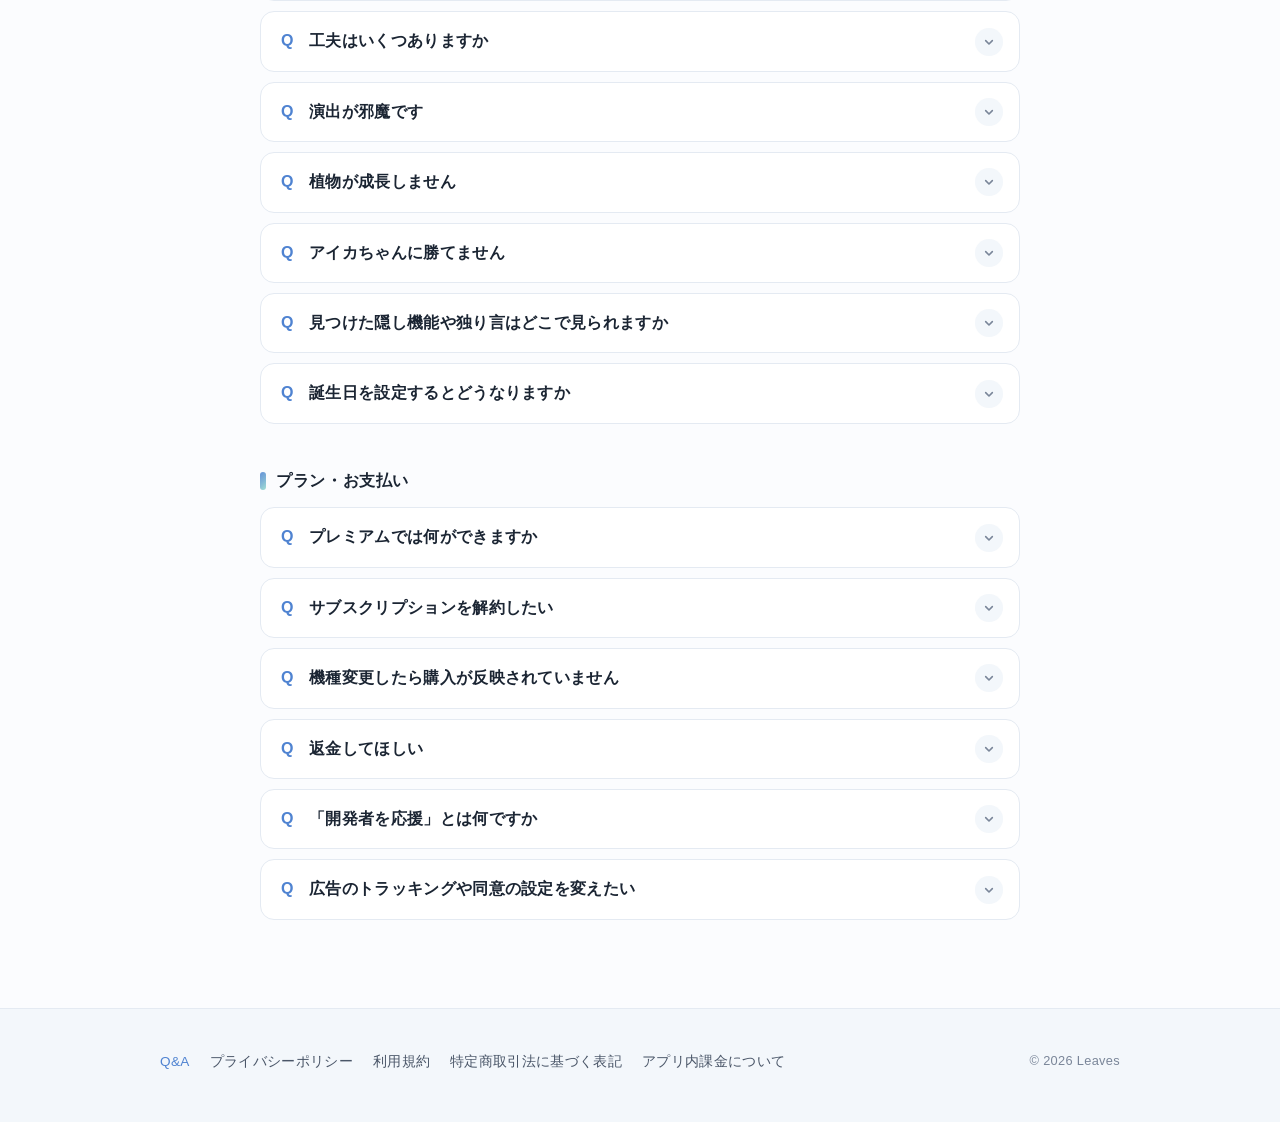
<file: qa.html>
<!doctype html>
<html lang="ja">
<head>
  <meta charset="utf-8">
  <meta name="viewport" content="width=device-width, initial-scale=1">
  <meta name="description" content="Aicaの使い方、AIによる操作、外観や通知の設定、プランなど、よくある質問にお答えします。">
  <title>Q&amp;A — Aica</title>
  <link rel="icon" href="assets/favicon.png">
  <link rel="apple-touch-icon" href="assets/apple-touch-icon.png">
  <link rel="stylesheet" href="style.css">
</head>
<body>
  <header class="site-header">
    <div class="wrap">
      <a class="brand" href="index.html"><img src="assets/icon.png" alt="">Aica</a>
      <nav>
        <a href="index.html#features">特徴</a>
        <a href="index.html#plans">プラン</a>
        <a href="index.html#support">サポート</a>
      </nav>
    </div>
  </header>

  <div class="doc-hero">
    <div class="wrap-narrow">
      <h1>よくある質問</h1>
      <p class="date">解決しない場合は <a href="mailto:leaves.app.support@gmail.com">leaves.app.support@gmail.com</a> までお問い合わせください。個人で開発しているため、返信までにお時間をいただく場合があります。</p>
    </div>
  </div>

  <main class="wrap-narrow document">
    <div class="faq-tools">
      <label class="faq-search">
        <svg viewBox="0 0 24 24" fill="none" stroke="currentColor" stroke-width="2" stroke-linecap="round" aria-hidden="true"><circle cx="11" cy="11" r="7"/><path d="m20 20-3.5-3.5"/></svg>
        <input id="faq-search" type="search" placeholder="キーワードで探す（例：通知、解約）" aria-label="よくある質問を検索" autocomplete="off" enterkeyhint="search">
      </label>
      <ul class="faq-chips" aria-label="カテゴリ">
        <li><a href="#basic">基本</a></li>
        <li><a href="#memo-tasks">メモ・タスク</a></li>
        <li><a href="#ai">AIでの操作</a></li>
        <li><a href="#calendar">カレンダー・表示</a></li>
        <li><a href="#appearance">外観</a></li>
        <li><a href="#notifications">通知・ウィジェット</a></li>
        <li><a href="#fun">楽しむための工夫</a></li>
        <li><a href="#plans">プラン・お支払い</a></li>
      </ul>
    </div>

    <p class="faq-empty" id="faq-empty" hidden>該当する質問が見つかりませんでした。<br>お手数ですが <a href="mailto:leaves.app.support@gmail.com">leaves.app.support@gmail.com</a> までお問い合わせください。</p>

    <h2 class="faq-group" id="basic">基本</h2>
    <div class="faq">
      <details id="privacy">
        <summary>個人情報やセキュリティが気になります</summary>
        <div class="answer"><p>Aicaは開発者のサーバーを使用せず、iPhoneのカレンダーと連携して動作します。AIにはApple Foundation Modelsを利用し、音声認識も含めて端末内で処理するため、予定の内容や音声が外部へ送信されることはありません。独自のアカウント登録もありません。</p><p>なお、無料版では広告配信のため、Google AdMobが端末情報や広告識別子などを取得する場合があります。詳しくは<a href="privacy.html">プライバシーポリシー</a>をご確認ください。</p></div>
      </details>
      <details id="requirements">
        <summary>どの端末で使えますか</summary>
        <div class="answer"><p>iOS 26以降のiPhone、iPadOS 26以降のiPadでお使いいただけます。iPadの横向きなど広い画面では、カレンダーと選んだ日の予定を左右に並べて表示します。</p><p>AI機能の利用には、Apple Intelligenceに対応した端末と設定が必要です。対応していない端末でも、入力欄がキーワード検索になるほかは、カレンダーとしてすべての機能をお使いいただけます。</p></div>
      </details>
      <details id="other-calendars">
        <summary>GoogleカレンダーやOutlookの予定も表示できますか</summary>
        <div class="answer"><p>Aicaは、iPhoneの「カレンダー」に登録されている予定を表示します。iPhoneの<span class="path">設定 → アプリ → カレンダー → カレンダーアカウント</span>でGoogleなどのアカウントを追加すると、Aicaにも表示されるようになります。</p></div>
      </details>
      <details id="share-google-calendar">
        <summary>Googleカレンダーで家族や友人とカレンダーを共有したい</summary>
        <div class="answer"><p>Aicaには共有の機能はありませんが、Googleカレンダーで共有したカレンダーをAicaで表示・編集できます。</p><ol><li>パソコンなどのブラウザで<a href="https://calendar.google.com/">Googleカレンダー</a>を開きます（共有の設定はiPhoneのGoogleカレンダーアプリではできません）。</li><li>左の「マイカレンダー」で共有したいカレンダーの<span class="path">︙ →「設定と共有」</span>を選びます。</li><li>「特定のユーザーまたはグループと共有する」の「ユーザーやグループを追加」から、相手のGmailアドレスと権限を指定して送信します。相手にも予定を追加・変更してもらう場合は「予定の変更」を選んでください。</li><li>相手は届いたメールのリンクから、カレンダーを追加します。</li></ol><p>Aicaに表示するには、iPhoneの<span class="path">設定 → アプリ → カレンダー → カレンダーアカウント</span>で同じGoogleアカウントを追加し、カレンダーをオンにします。共有されたカレンダーが表示されない場合は、iPhoneのブラウザでGoogleアカウントにログインして<a href="https://calendar.google.com/calendar/syncselect">同期の設定ページ</a>を開き、そのカレンダーにチェックを入れて保存してください。その後、Aicaの<span class="path">設定 → カレンダー →「カレンダー設定」</span>で表示をオンにします。</p></div>
      </details>
      <details id="calendar-settings">
        <summary>表示するカレンダーや予定の保存先を変えたい</summary>
        <div class="answer"><p><span class="path">設定 → カレンダー →「カレンダー設定」</span>から、表示するカレンダー、新しい予定の保存先、カレンダーの名前と色を変更できます。AIに「仕事カレンダーを非表示にして」のように頼むこともできます。</p></div>
      </details>
      <details id="tutorial">
        <summary>チュートリアルをもう一度見たい</summary>
        <div class="answer"><p><span class="path">設定 → サポート →「チュートリアルを見る」</span>から、いつでも見返せます。</p></div>
      </details>
      <details id="transfer">
        <summary>機種変更・再インストールでデータは引き継がれますか</summary>
        <div class="answer"><p>予定とタスクはiPhoneのカレンダー・リマインダーに保存されているため、それぞれの同期設定（iCloudなど）に従って引き継がれます。外観などの主な設定、植物、ギャラリーの記録は、同じApple AccountでiCloudにサインインしていれば自動的に引き継がれます。</p><p>メモ、操作履歴、背景画像、アイコンと植物の画像、通知の設定、表示するカレンダーの選択は引き継がれないため、新しい端末で設定し直してください。プレミアムの購入については<a href="#restore">こちら</a>をご覧ください。</p></div>
      </details>
    </div>

    <h2 class="faq-group" id="memo-tasks">メモ・タスク</h2>
    <div class="faq">
      <details id="memo-to-plans">
        <summary>メモから予定やタスクを作るには</summary>
        <div class="answer"><p>メモタブにメモを書いて保存し、メモの右にある丸いボタンを押すと、端末内のAIがメモを読み取り、仮の予定・仮のタスクを作ります。仮の予定はカレンダーに印つきで並ぶので、空き時間と見比べてから承認（✓）してください。承認したものだけが、iPhoneのカレンダーとリマインダーに保存されます。</p><p>承認したあとも、メモの下の行をタップするとその予定やタスクに移動できます。<span class="path">設定 → 機能 → メモの整理</span>の「自動で承認」をオンにすると、仮にせずすぐに追加します。</p></div>
      </details>
      <details id="memo-accuracy">
        <summary>メモから作られた予定・タスクが思ったとおりになりません</summary>
        <div class="answer"><p>端末内のAIの読み取りには限界があります。「金曜19時から渋谷で飲み会」「12/3までにプレゼントを買う」のように、日付・時刻・内容を一緒に書くと正しく読み取りやすくなります。仮の予定・タスクはタップして内容を直してから承認できます。不要なものは✕で破棄してください。</p></div>
      </details>
      <details id="tasks-reminders">
        <summary>タスクはどこに保存されますか</summary>
        <div class="answer"><p>iPhoneのリマインダーに保存されます。リマインダーアプリやほかの端末とも同期され、本アプリを削除してもタスクは残ります。初めて使うときは、リマインダーへのアクセスを許可してください（<span class="path">iPhoneの設定 → アプリ → Aica → リマインダー</span>からも変更できます）。</p><p>期限のあるタスクは、<span class="path">設定 → カレンダー</span>の設定に応じてカレンダーの期限日にも表示されます。</p></div>
      </details>
      <details id="share-tasks">
        <summary>タスクをまとめて送りたい</summary>
        <div class="answer"><p>タスクタブ右上の選択ボタンを押し、送りたいタスクを選んでから共有ボタンを押してください。AirDrop、メッセージ、LINEなどで、チェックリスト形式の文章として送れます。AIのアプリに貼り付けて相談するのにも使えます。</p></div>
      </details>
      <details id="hide-tabs">
        <summary>使わないタブを隠したい</summary>
        <div class="answer"><p><span class="path">設定 → 機能 → タブ</span>から、メモ・タスク・予定・カレンダーの各タブを表示するか選べます（設定タブと、ほかに少なくとも1つは表示されます）。</p></div>
      </details>
    </div>

    <h2 class="faq-group" id="ai">AIでの操作</h2>
    <div class="faq">
      <details id="ai-capabilities">
        <summary>AIに何を頼めますか</summary>
        <div class="answer"><p>入力欄に入力するか、マイクで話しかけると、次のようなことができます。</p><ul><li>予定の追加：「明日15時に歯医者」「毎週月曜9時にジム」</li><li>予定の変更：「会議を1時間後ろにずらして」</li><li>予定の削除：「明日のランチを削除」</li><li>予定の検索：「来週人と会う約束ある？」「次の歯医者いつ？」</li><li>設定の変更：「ダークモードにして」「毎朝8時に予定一覧を通知して」</li><li>画面の移動：「通知設定を開いて」「12月3日を表示」</li><li>使い方の質問：「予定の取り消し方は？」</li></ul><p>追加・変更・削除・設定の変更は、反映する前に必ず確認が表示されます。</p></div>
      </details>
      <details id="ai-trouble">
        <summary>AIによる操作がうまくいきません</summary>
        <div class="answer"><p>端末内で動作するAIの性能には現時点で限界があり、うまく動作しない場合があります。「明日の15時から歯医者を1時間」のように、日付・時刻・内容を具体的に指示してみてください。</p><p>AIが使えない場合は、端末がApple Intelligenceに対応しているか、iPhoneの設定でApple Intelligenceがオンになっているかをご確認ください。</p></div>
      </details>
      <details id="ai-off">
        <summary>AIを使わずに使いたい</summary>
        <div class="answer"><p><span class="path">設定 → 機能</span>の「AIを利用する」をオフにすると、入力欄がキーワード検索になります。今日から1年先までの予定を、予定名や詳細に含まれる言葉で探せます。予定の追加は＋ボタンから行えます。</p></div>
      </details>
      <details id="voice">
        <summary>音声入力が使えません</summary>
        <div class="answer"><p>iPhoneの<span class="path">設定 → アプリ → Aica</span>で、マイクと音声認識を許可してください。話し終えて約2秒たつと自動で入力を終えて処理します。音声は端末内で認識され、外部へ送信されません。音声入力が使えない場合も、文字入力で同じ操作ができます。</p></div>
      </details>
      <details id="undo">
        <summary>操作を取り消したい</summary>
        <div class="answer"><p>入力欄の上に表示される操作履歴のカードを左にスワイプすると、元に戻せます。AIや手動で行った予定の追加・変更・削除と、AIで変えた設定が対象です。取り消した後も履歴は残ります。</p></div>
      </details>
      <details id="recurring">
        <summary>繰り返し予定をAIで削除できません</summary>
        <div class="answer"><p>繰り返し予定は「この回だけ」か「すべての回」かを選ぶ必要があるため、AIでは削除しません。予定カードをタップし、iPhone標準の編集画面から範囲を選んで削除してください。</p></div>
      </details>
      <details id="history">
        <summary>操作履歴の表示件数を変えたい</summary>
        <div class="answer"><p><span class="path">設定 → カレンダー</span>から、3〜50件の範囲で変更できます。履歴は最大50件まで保存されます。表示件数を多くすると、動作が重くなる場合があります。</p></div>
      </details>
    </div>

    <h2 class="faq-group" id="calendar">カレンダー・表示</h2>
    <div class="faq">
      <details id="views">
        <summary>表示を切り替えたい</summary>
        <div class="answer"><ul><li>タイムラインと一覧：予定の右上のアイコンで切り替えます。</li><li>月・週・日：カレンダー上部の切り替えボタンをタップするか、その周辺を横にスワイプします。</li><li>月表示の簡易・詳細：右上のアイコンで、各日の予定名まで表示する詳細表示に切り替えられます。</li></ul><p>日付の表示をタップすると、カレンダーから日付を選んで移動できます。</p></div>
      </details>
      <details id="drag">
        <summary>予定の時間をドラッグで変えたい</summary>
        <div class="answer"><p>タイムラインの予定カードを長押しすると、そのままドラッグして時間を移動できます。カードの上端・下端の中央を長押ししてドラッグすると、長さを変えられます（15分単位）。</p><p>誤って動かしてしまうのが心配な場合は、<span class="path">設定 → カレンダー</span>の「ドラッグでの変更を確認」をオンにしてください。終日予定と繰り返し予定は、タップして編集画面から変更します。</p></div>
      </details>
      <details id="start-hour">
        <summary>夜遅くの予定が見づらい（日付の区切りを変えたい）</summary>
        <div class="answer"><p><span class="path">設定 → カレンダー</span>で、タイムラインの開始時刻を0〜23時から選べます。たとえば6時にすると、6時から翌朝6時までを1日として表示します。</p></div>
      </details>
      <details id="launch">
        <summary>起動したらカレンダーを表示したい</summary>
        <div class="answer"><p><span class="path">設定 → 機能</span>の「起動時にカレンダーを開く」をオンにすると、カレンダーのタブから始まります。</p></div>
      </details>
    </div>

    <h2 class="faq-group" id="appearance">外観</h2>
    <div class="faq">
      <details id="customize">
        <summary>見た目を変えたい</summary>
        <div class="answer"><p><span class="path">設定 → 外観</span>から、次の項目を変更できます。すべて無料でご利用いただけます。</p><ul><li>テンプレート（おすすめ・マイテンプレート・月ごとの自動切り替え）</li><li>フォント・文字サイズ・文字色</li><li>テーマ（ライト・ダーク・端末と同期）</li><li>リキッドグラスの種類と透過度、予定の色の濃さ</li><li>背景色、各部の色、写真の背景画像</li><li>アイコンと植物の画像</li></ul></div>
      </details>
      <details id="auto-template">
        <summary>月が変わったら見た目が変わりました</summary>
        <div class="answer"><p>テンプレートの「自動切り替え」が「月ごと」になっていると、月が変わってアプリを開いたときに、その月のテンプレートに切り替わります（新しくインストールした場合は、はじめからオンになっています）。</p><p>切り替えたくない場合は、<span class="path">設定 → 外観</span>の「自動切り替え」をオフにするか、お好きなテンプレートを選んでください。各月のテンプレートを、保存したマイテンプレートに変えることもできます。</p></div>
      </details>
      <details id="my-template">
        <summary>今の見た目を保存しておきたい</summary>
        <div class="answer"><p><span class="path">設定 → 外観</span>の「マイテンプレート」の列にある「現在の外観を保存」から、名前を付けて保存できます（最大20件）。長押しすると、上書き・名前の変更・削除ができます。</p></div>
      </details>
      <details id="custom-artwork">
        <summary>アイコンや植物を好きな画像にしたい</summary>
        <div class="answer"><p><span class="path">設定 → 外観 →「アイコンと植物」</span>から、タブや入力欄のアイコン、植物（芽・若葉・各月の木）を、写真から選んだ画像に置き換えられます。いつでも標準の画像に戻せます。</p></div>
      </details>
    </div>

    <h2 class="faq-group" id="notifications">通知・ウィジェット</h2>
    <div class="faq">
      <details id="notification-settings">
        <summary>通知やバッジを設定したい</summary>
        <div class="answer"><p><span class="path">設定 → 通知</span>から、次の項目を設定できます。</p><ul><li>予定の通知：各予定に設定した通知の時刻に届きます</li><li>毎日の予定一覧：指定した時刻に、当日または翌日の予定をまとめて通知します</li><li>バッジ：アプリアイコンに今日の予定の件数を表示します</li></ul></div>
      </details>
      <details id="notification-trouble">
        <summary>通知が届かない・二重に届きます</summary>
        <div class="answer"><p>届かない場合は、iPhoneの<span class="path">設定 → 通知 → Aica</span>で通知が許可されているかご確認ください。長い間アプリを開いていない場合や、ほかのアプリで予定を変更した直後は、通知が最新になっていないことがあります。アプリを一度開くと更新されます。</p><p>二重に届く場合は、iPhone標準のカレンダーからも同じ予定の通知が届いています。どちらか一方の通知をオフにしてください。</p></div>
      </details>
      <details id="widgets">
        <summary>ウィジェットやライブアクティビティを使いたい</summary>
        <div class="answer"><p>ホーム画面やロック画面を長押しして、ウィジェットの追加から「Aica」を選んでください。「次の予定」「タイムライン」「カレンダー」「Aicaに話しかける」があります。コントロールセンターやアクションボタンに、音声入力・文字入力を開くコントロールを割り当てることもできます。</p><p>ライブアクティビティは、<span class="path">設定 → 通知</span>からオン・オフや、何分前の予定から表示するかを変更できます。</p></div>
      </details>
      <details id="live-activity">
        <summary>ライブアクティビティが表示されません</summary>
        <div class="answer"><p>Aicaはサーバーを使わないため、ライブアクティビティを始められるのはアプリを開いたときに限られます。予定が近づいたらアプリを一度開いてください。終日予定と12時間を超える予定は対象外です。予定の終了後も、次にアプリを開くまで表示が残ることがあります。</p><p>表示されない場合は、iPhoneの<span class="path">設定 → アプリ → Aica →「ライブアクティビティ」</span>がオンになっているかご確認ください。iPadでは利用できません。</p></div>
      </details>
    </div>

    <h2 class="faq-group" id="fun">楽しむための工夫</h2>
    <div class="faq">
      <details id="surprise">
        <summary>変な演出が発生しました</summary>
        <div class="answer"><p>アプリを楽しむための工夫です。</p></div>
      </details>
      <details id="surprise-count">
        <summary>工夫はいくつありますか</summary>
        <div class="answer"><p>たくさんあります。アップデートで随時追加されます。</p></div>
      </details>
      <details id="calendar-mode">
        <summary>演出が邪魔です</summary>
        <div class="answer"><p><span class="path">設定 → 機能</span>の「カレンダーモード」をオンにすると、ただのカレンダーアプリになります。</p></div>
      </details>
      <details id="plant">
        <summary>植物が成長しません</summary>
        <div class="answer"><p>毎日アプリを起動して、植物を観察してください。</p></div>
      </details>
      <details id="aica-chan">
        <summary>アイカちゃんに勝てません</summary>
        <div class="answer"><p>アイカちゃんは1級相当（開発者基準）の実力があります。鍛錬してください。</p></div>
      </details>
      <details id="gallery">
        <summary>見つけた隠し機能や独り言はどこで見られますか</summary>
        <div class="answer"><p><span class="path">設定 → ギャラリー</span>から閲覧できます（無料でご利用いただけます）。まだ見つけていないものも、グレーで載っています。</p></div>
      </details>
      <details id="birthday">
        <summary>誕生日を設定するとどうなりますか</summary>
        <div class="answer"><p>誕生日にアプリを開くと、Aicaがお祝いします。<span class="path">設定 → 機能 →「誕生日」</span>から設定できます。誕生日は端末の中だけに保存されます。</p></div>
      </details>
    </div>

    <h2 class="faq-group" id="plans">プラン・お支払い</h2>
    <div class="faq">
      <details id="premium">
        <summary>プレミアムでは何ができますか</summary>
        <div class="answer"><p>広告が表示されなくなります。外観のカスタマイズ、操作履歴、ギャラリーなど、ほかの機能はすべて無料でお使いいただけます。料金は月額200円（初回7日間の無料体験あり。対象となる方のみ）または買い切り1,500円です。</p></div>
      </details>
      <details id="cancel">
        <summary>サブスクリプションを解約したい</summary>
        <div class="answer"><p>iPhoneの「設定」→ お名前 →「サブスクリプション」から解約できます。アプリの<span class="path">設定 → プレミアムプラン</span>の「サブスクリプションを管理」からも開けます。アプリを削除しただけでは解約されません。詳しくは<a href="billing.html">アプリ内課金について</a>をご確認ください。</p></div>
      </details>
      <details id="restore">
        <summary>機種変更したら購入が反映されていません</summary>
        <div class="answer"><p>購入時と同じApple Accountでサインインし、アプリの<span class="path">設定 → プレミアムプラン</span>から「購入を復元」を行ってください。</p></div>
      </details>
      <details id="refund">
        <summary>返金してほしい</summary>
        <div class="answer"><p>決済はAppleが行っているため、開発者から直接返金することはできません。<a href="https://reportaproblem.apple.com/">Appleの「問題を報告する」ページ</a>からリクエストしてください。</p></div>
      </details>
      <details id="tip">
        <summary>「開発者を応援」とは何ですか</summary>
        <div class="answer"><p>Aicaを気に入っていただけた方が、開発を応援するための購入（500円）です。<span class="path">設定 → プレミアムプラン</span>から何度でも購入できますが、機能の追加や広告の非表示などの特典はありません。</p></div>
      </details>
      <details id="ad-privacy">
        <summary>広告のトラッキングや同意の設定を変えたい</summary>
        <div class="answer"><p>トラッキングの許可は、iPhoneの<span class="path">設定 → プライバシーとセキュリティ → トラッキング</span>から変更できます。許可しなくても、アプリの機能は制限されません。同意が必要な地域では、アプリの<span class="path">設定 → プレミアムプラン</span>から広告のプライバシー設定を変更できます。</p></div>
      </details>
    </div>
  </main>

  <footer class="site-footer">
    <div class="wrap">
      <nav>
        <a href="qa.html" aria-current="page">Q&amp;A</a>
        <a href="privacy.html">プライバシーポリシー</a>
        <a href="terms.html">利用規約</a>
        <a href="tokushoho.html">特定商取引法に基づく表記</a>
        <a href="billing.html">アプリ内課金について</a>
      </nav>
      <p class="copy">© 2026 Leaves</p>
    </div>
  </footer>
  <script src="faq.js" defer></script>
</body>
</html>
</file>
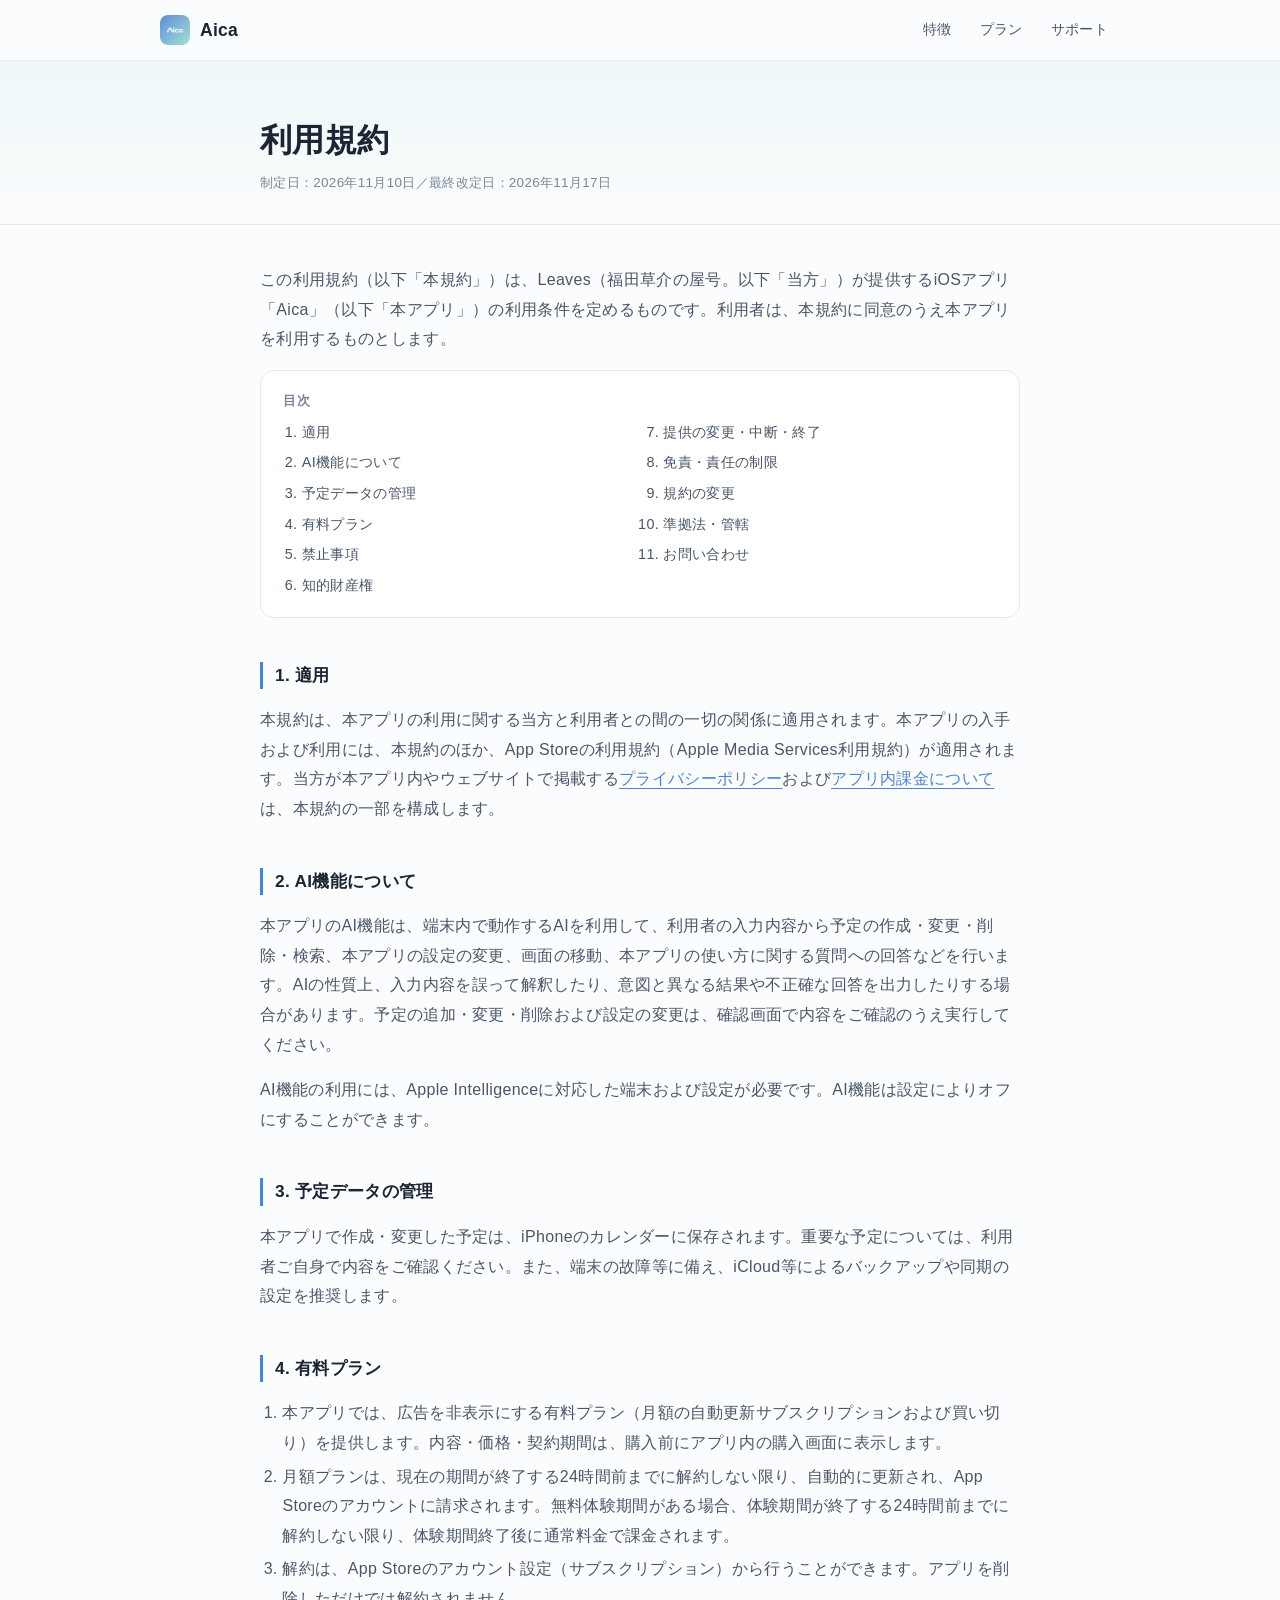
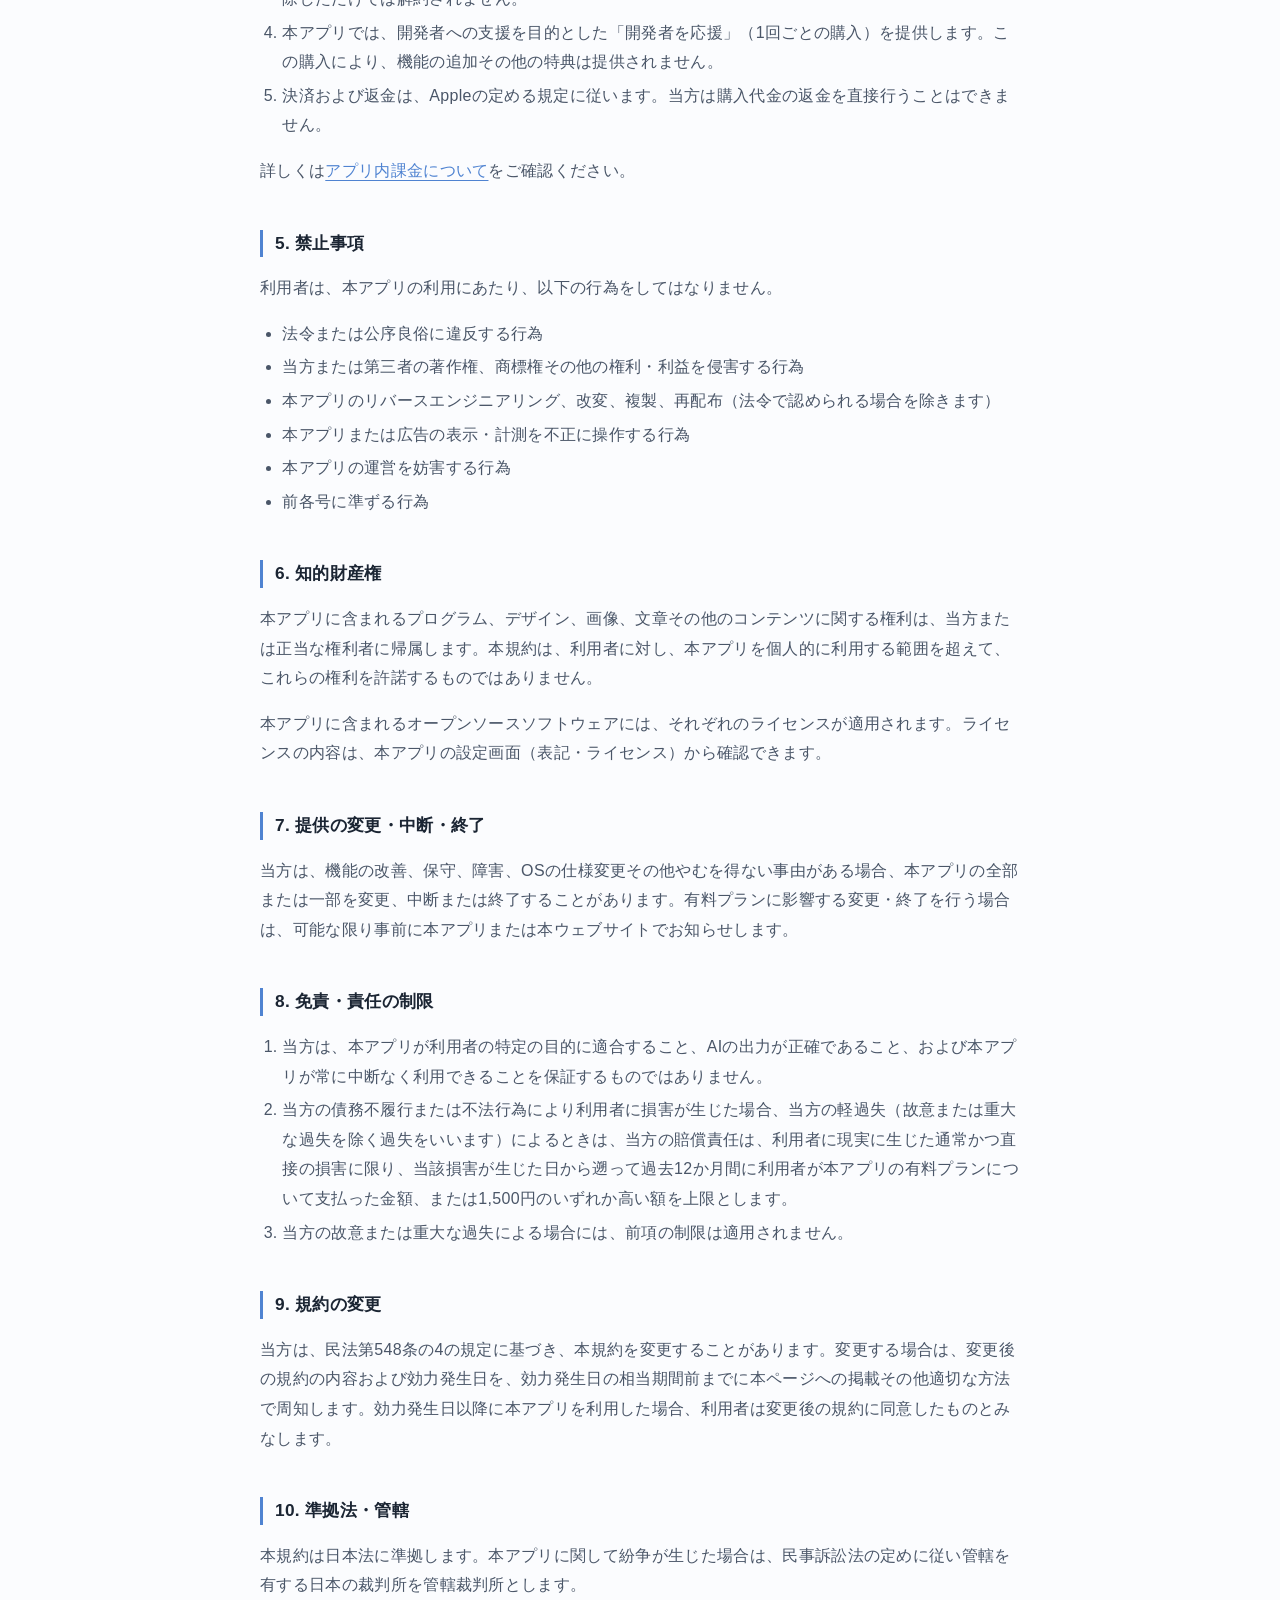
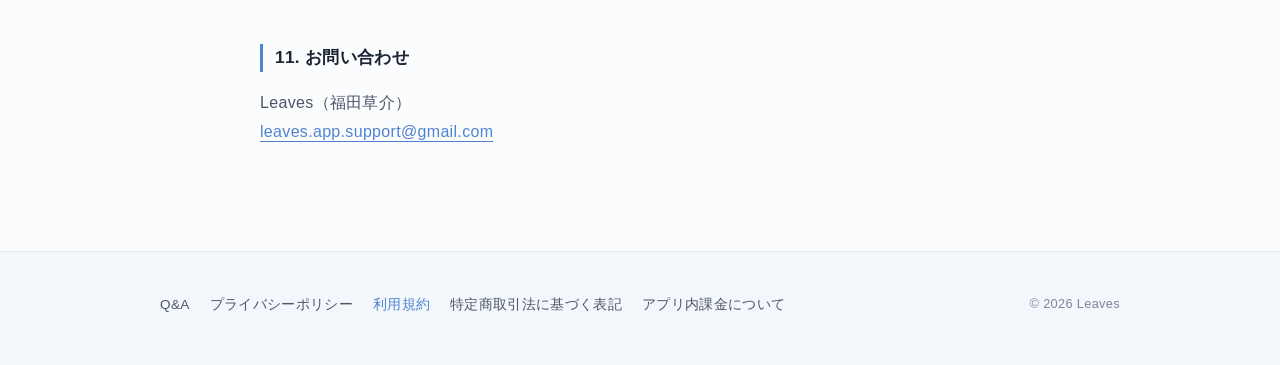
<file: terms.html>
<!doctype html>
<html lang="ja">
<head>
  <meta charset="utf-8">
  <meta name="viewport" content="width=device-width, initial-scale=1">
  <meta name="description" content="Aicaの利用規約です。">
  <title>利用規約 — Aica</title>
  <link rel="icon" href="assets/favicon.png">
  <link rel="apple-touch-icon" href="assets/apple-touch-icon.png">
  <link rel="stylesheet" href="style.css">
</head>
<body>
  <header class="site-header">
    <div class="wrap">
      <a class="brand" href="index.html"><img src="assets/icon.png" alt="">Aica</a>
      <nav>
        <a href="index.html#features">特徴</a>
        <a href="index.html#plans">プラン</a>
        <a href="index.html#support">サポート</a>
      </nav>
    </div>
  </header>

  <div class="doc-hero">
    <div class="wrap-narrow">
      <h1>利用規約</h1>
      <p class="date">制定日：2026年11月10日／最終改定日：2026年11月17日</p>
    </div>
  </div>

  <main class="wrap-narrow document">
    <p>この利用規約（以下「本規約」）は、Leaves（福田草介の屋号。以下「当方」）が提供するiOSアプリ「Aica」（以下「本アプリ」）の利用条件を定めるものです。利用者は、本規約に同意のうえ本アプリを利用するものとします。</p>

    <nav class="toc" aria-label="目次">
      <p>目次</p>
      <ol>
        <li><a href="#t1">適用</a></li>
        <li><a href="#t2">AI機能について</a></li>
        <li><a href="#t3">予定データの管理</a></li>
        <li><a href="#t4">有料プラン</a></li>
        <li><a href="#t5">禁止事項</a></li>
        <li><a href="#t6">知的財産権</a></li>
        <li><a href="#t7">提供の変更・中断・終了</a></li>
        <li><a href="#t8">免責・責任の制限</a></li>
        <li><a href="#t9">規約の変更</a></li>
        <li><a href="#t10">準拠法・管轄</a></li>
        <li><a href="#t11">お問い合わせ</a></li>
      </ol>
    </nav>

    <h2 id="t1">1. 適用</h2>
    <p>本規約は、本アプリの利用に関する当方と利用者との間の一切の関係に適用されます。本アプリの入手および利用には、本規約のほか、App Storeの利用規約（Apple Media Services利用規約）が適用されます。当方が本アプリ内やウェブサイトで掲載する<a href="privacy.html">プライバシーポリシー</a>および<a href="billing.html">アプリ内課金について</a>は、本規約の一部を構成します。</p>

    <h2 id="t2">2. AI機能について</h2>
    <p>本アプリのAI機能は、端末内で動作するAIを利用して、利用者の入力内容から予定の作成・変更・削除・検索、本アプリの設定の変更、画面の移動、本アプリの使い方に関する質問への回答などを行います。AIの性質上、入力内容を誤って解釈したり、意図と異なる結果や不正確な回答を出力したりする場合があります。予定の追加・変更・削除および設定の変更は、確認画面で内容をご確認のうえ実行してください。</p>
    <p>AI機能の利用には、Apple Intelligenceに対応した端末および設定が必要です。AI機能は設定によりオフにすることができます。</p>

    <h2 id="t3">3. 予定データの管理</h2>
    <p>本アプリで作成・変更した予定は、iPhoneのカレンダーに保存されます。重要な予定については、利用者ご自身で内容をご確認ください。また、端末の故障等に備え、iCloud等によるバックアップや同期の設定を推奨します。</p>

    <h2 id="t4">4. 有料プラン</h2>
    <ol>
      <li>本アプリでは、広告を非表示にする有料プラン（月額の自動更新サブスクリプションおよび買い切り）を提供します。内容・価格・契約期間は、購入前にアプリ内の購入画面に表示します。</li>
      <li>月額プランは、現在の期間が終了する24時間前までに解約しない限り、自動的に更新され、App Storeのアカウントに請求されます。無料体験期間がある場合、体験期間が終了する24時間前までに解約しない限り、体験期間終了後に通常料金で課金されます。</li>
      <li>解約は、App Storeのアカウント設定（サブスクリプション）から行うことができます。アプリを削除しただけでは解約されません。</li>
      <li>本アプリでは、開発者への支援を目的とした「開発者を応援」（1回ごとの購入）を提供します。この購入により、機能の追加その他の特典は提供されません。</li>
      <li>決済および返金は、Appleの定める規定に従います。当方は購入代金の返金を直接行うことはできません。</li>
    </ol>
    <p>詳しくは<a href="billing.html">アプリ内課金について</a>をご確認ください。</p>

    <h2 id="t5">5. 禁止事項</h2>
    <p>利用者は、本アプリの利用にあたり、以下の行為をしてはなりません。</p>
    <ul>
      <li>法令または公序良俗に違反する行為</li>
      <li>当方または第三者の著作権、商標権その他の権利・利益を侵害する行為</li>
      <li>本アプリのリバースエンジニアリング、改変、複製、再配布（法令で認められる場合を除きます）</li>
      <li>本アプリまたは広告の表示・計測を不正に操作する行為</li>
      <li>本アプリの運営を妨害する行為</li>
      <li>前各号に準ずる行為</li>
    </ul>

    <h2 id="t6">6. 知的財産権</h2>
    <p>本アプリに含まれるプログラム、デザイン、画像、文章その他のコンテンツに関する権利は、当方または正当な権利者に帰属します。本規約は、利用者に対し、本アプリを個人的に利用する範囲を超えて、これらの権利を許諾するものではありません。</p>
    <p>本アプリに含まれるオープンソースソフトウェアには、それぞれのライセンスが適用されます。ライセンスの内容は、本アプリの設定画面（表記・ライセンス）から確認できます。</p>

    <h2 id="t7">7. 提供の変更・中断・終了</h2>
    <p>当方は、機能の改善、保守、障害、OSの仕様変更その他やむを得ない事由がある場合、本アプリの全部または一部を変更、中断または終了することがあります。有料プランに影響する変更・終了を行う場合は、可能な限り事前に本アプリまたは本ウェブサイトでお知らせします。</p>

    <h2 id="t8">8. 免責・責任の制限</h2>
    <ol>
      <li>当方は、本アプリが利用者の特定の目的に適合すること、AIの出力が正確であること、および本アプリが常に中断なく利用できることを保証するものではありません。</li>
      <li>当方の債務不履行または不法行為により利用者に損害が生じた場合、当方の軽過失（故意または重大な過失を除く過失をいいます）によるときは、当方の賠償責任は、利用者に現実に生じた通常かつ直接の損害に限り、当該損害が生じた日から遡って過去12か月間に利用者が本アプリの有料プランについて支払った金額、または1,500円のいずれか高い額を上限とします。</li>
      <li>当方の故意または重大な過失による場合には、前項の制限は適用されません。</li>
    </ol>

    <h2 id="t9">9. 規約の変更</h2>
    <p>当方は、民法第548条の4の規定に基づき、本規約を変更することがあります。変更する場合は、変更後の規約の内容および効力発生日を、効力発生日の相当期間前までに本ページへの掲載その他適切な方法で周知します。効力発生日以降に本アプリを利用した場合、利用者は変更後の規約に同意したものとみなします。</p>

    <h2 id="t10">10. 準拠法・管轄</h2>
    <p>本規約は日本法に準拠します。本アプリに関して紛争が生じた場合は、民事訴訟法の定めに従い管轄を有する日本の裁判所を管轄裁判所とします。</p>

    <h2 id="t11">11. お問い合わせ</h2>
    <p>Leaves（福田草介）<br><a href="mailto:leaves.app.support@gmail.com">leaves.app.support@gmail.com</a></p>
  </main>

  <footer class="site-footer">
    <div class="wrap">
      <nav>
        <a href="qa.html">Q&amp;A</a>
        <a href="privacy.html">プライバシーポリシー</a>
        <a href="terms.html" aria-current="page">利用規約</a>
        <a href="tokushoho.html">特定商取引法に基づく表記</a>
        <a href="billing.html">アプリ内課金について</a>
      </nav>
      <p class="copy">© 2026 Leaves</p>
    </div>
  </footer>
</body>
</html>
</file>
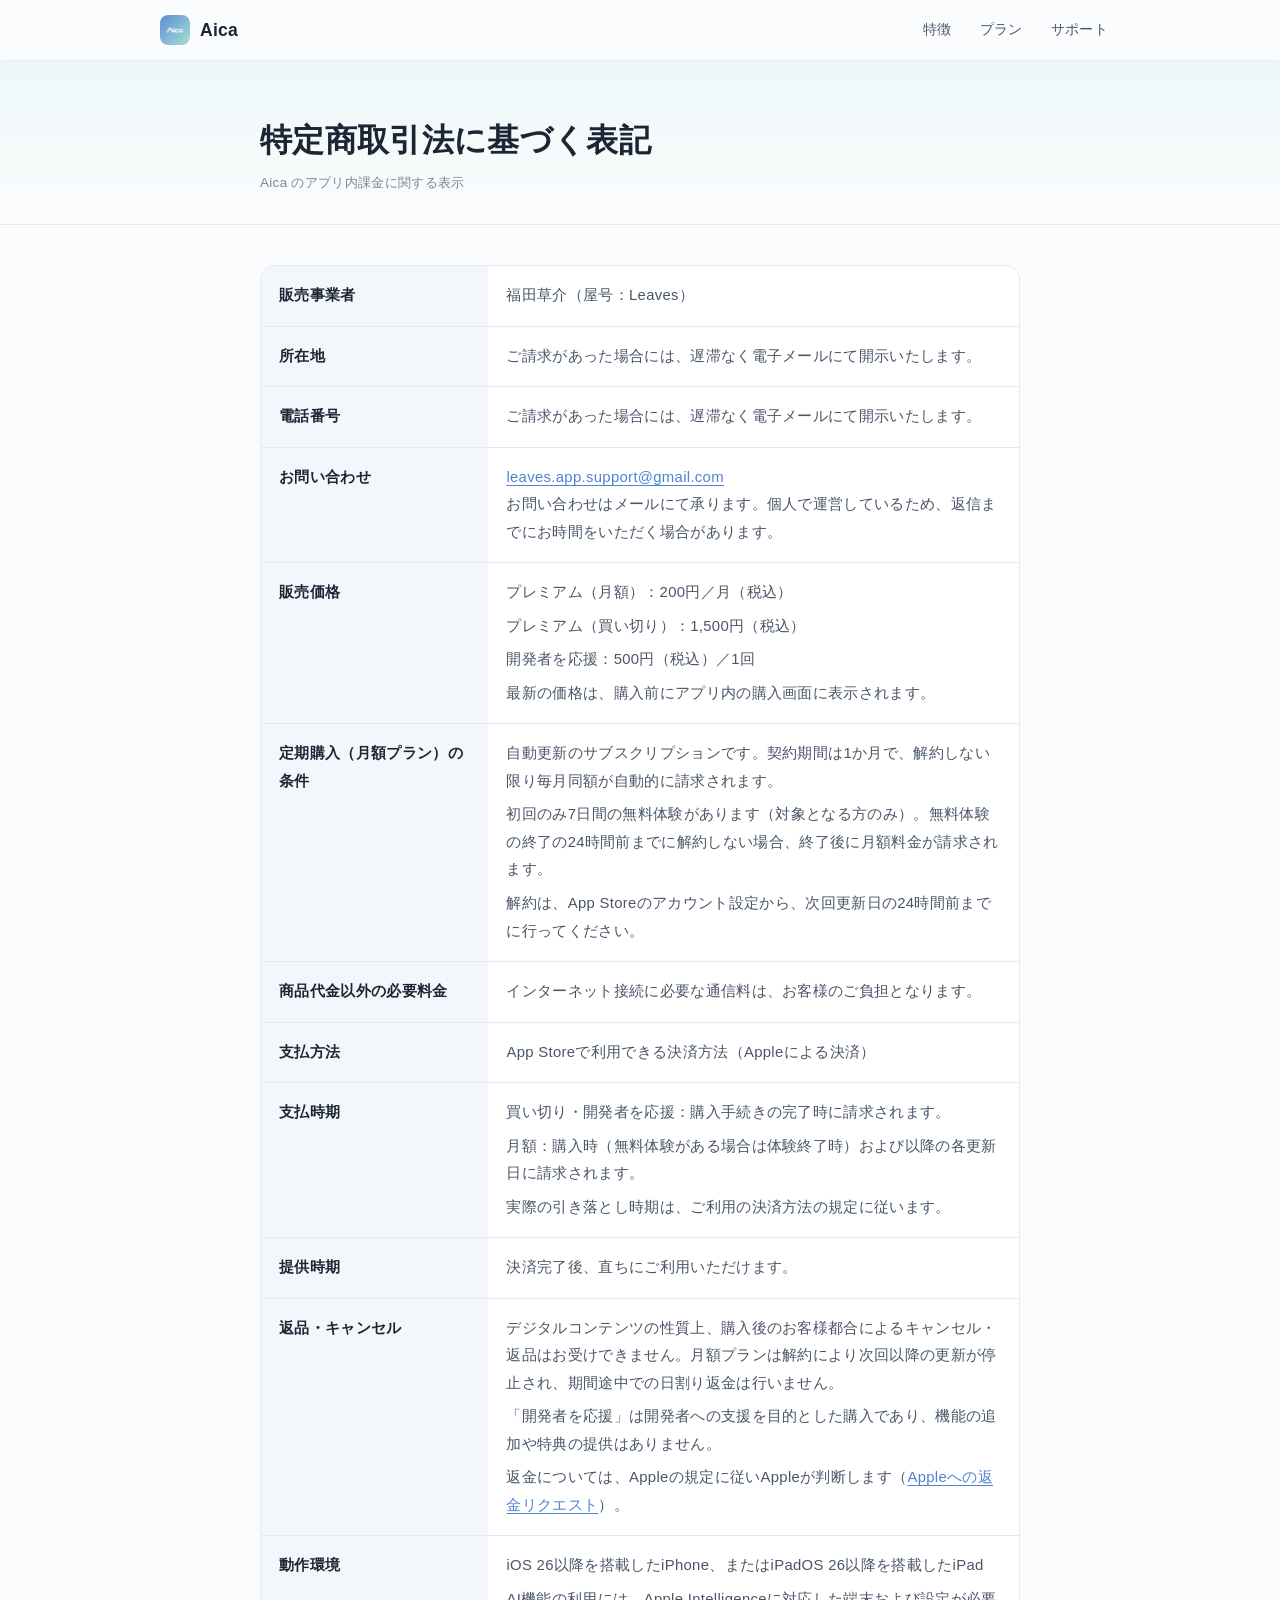
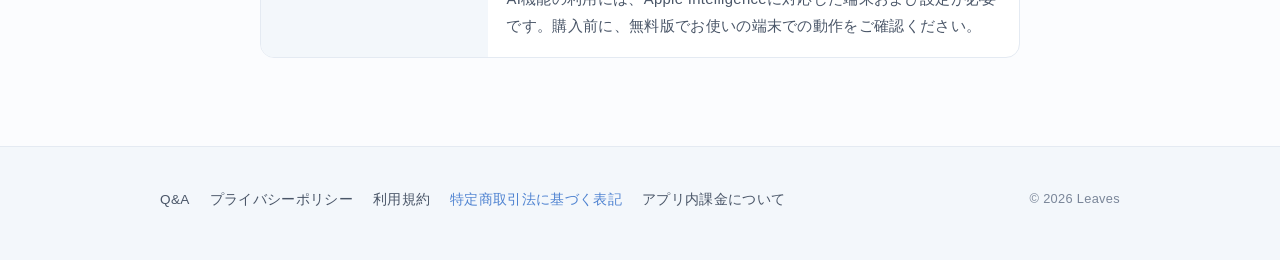
<file: tokushoho.html>
<!doctype html>
<html lang="ja">
<head>
  <meta charset="utf-8">
  <meta name="viewport" content="width=device-width, initial-scale=1">
  <meta name="description" content="Aicaの特定商取引法に基づく表記です。">
  <title>特定商取引法に基づく表記 — Aica</title>
  <link rel="icon" href="assets/favicon.png">
  <link rel="apple-touch-icon" href="assets/apple-touch-icon.png">
  <link rel="stylesheet" href="style.css">
</head>
<body>
  <header class="site-header">
    <div class="wrap">
      <a class="brand" href="index.html"><img src="assets/icon.png" alt="">Aica</a>
      <nav>
        <a href="index.html#features">特徴</a>
        <a href="index.html#plans">プラン</a>
        <a href="index.html#support">サポート</a>
      </nav>
    </div>
  </header>

  <div class="doc-hero">
    <div class="wrap-narrow">
      <h1>特定商取引法に基づく表記</h1>
      <p class="date">Aica のアプリ内課金に関する表示</p>
    </div>
  </div>

  <main class="wrap-narrow document">
    <table>
      <tbody>
        <tr><th scope="row">販売事業者</th><td>福田草介（屋号：Leaves）</td></tr>
        <tr><th scope="row">所在地</th><td>ご請求があった場合には、遅滞なく電子メールにて開示いたします。</td></tr>
        <tr><th scope="row">電話番号</th><td>ご請求があった場合には、遅滞なく電子メールにて開示いたします。</td></tr>
        <tr><th scope="row">お問い合わせ</th><td><a href="mailto:leaves.app.support@gmail.com">leaves.app.support@gmail.com</a><p>お問い合わせはメールにて承ります。個人で運営しているため、返信までにお時間をいただく場合があります。</p></td></tr>
        <tr><th scope="row">販売価格</th><td>
          <p>プレミアム（月額）：200円／月（税込）</p>
          <p>プレミアム（買い切り）：1,500円（税込）</p>
          <p>開発者を応援：500円（税込）／1回</p>
          <p>最新の価格は、購入前にアプリ内の購入画面に表示されます。</p>
        </td></tr>
        <tr><th scope="row">定期購入（月額プラン）の条件</th><td>
          <p>自動更新のサブスクリプションです。契約期間は1か月で、解約しない限り毎月同額が自動的に請求されます。</p>
          <p>初回のみ7日間の無料体験があります（対象となる方のみ）。無料体験の終了の24時間前までに解約しない場合、終了後に月額料金が請求されます。</p>
          <p>解約は、App Storeのアカウント設定から、次回更新日の24時間前までに行ってください。</p>
        </td></tr>
        <tr><th scope="row">商品代金以外の必要料金</th><td>インターネット接続に必要な通信料は、お客様のご負担となります。</td></tr>
        <tr><th scope="row">支払方法</th><td>App Storeで利用できる決済方法（Appleによる決済）</td></tr>
        <tr><th scope="row">支払時期</th><td>
          <p>買い切り・開発者を応援：購入手続きの完了時に請求されます。</p>
          <p>月額：購入時（無料体験がある場合は体験終了時）および以降の各更新日に請求されます。</p>
          <p>実際の引き落とし時期は、ご利用の決済方法の規定に従います。</p>
        </td></tr>
        <tr><th scope="row">提供時期</th><td>決済完了後、直ちにご利用いただけます。</td></tr>
        <tr><th scope="row">返品・キャンセル</th><td>
          <p>デジタルコンテンツの性質上、購入後のお客様都合によるキャンセル・返品はお受けできません。月額プランは解約により次回以降の更新が停止され、期間途中での日割り返金は行いません。</p>
          <p>「開発者を応援」は開発者への支援を目的とした購入であり、機能の追加や特典の提供はありません。</p>
          <p>返金については、Appleの規定に従いAppleが判断します（<a href="https://reportaproblem.apple.com/">Appleへの返金リクエスト</a>）。</p>
        </td></tr>
        <tr><th scope="row">動作環境</th><td>
          <p>iOS 26以降を搭載したiPhone、またはiPadOS 26以降を搭載したiPad</p>
          <p>AI機能の利用には、Apple Intelligenceに対応した端末および設定が必要です。購入前に、無料版でお使いの端末での動作をご確認ください。</p>
        </td></tr>
      </tbody>
    </table>
  </main>

  <footer class="site-footer">
    <div class="wrap">
      <nav>
        <a href="qa.html">Q&amp;A</a>
        <a href="privacy.html">プライバシーポリシー</a>
        <a href="terms.html">利用規約</a>
        <a href="tokushoho.html" aria-current="page">特定商取引法に基づく表記</a>
        <a href="billing.html">アプリ内課金について</a>
      </nav>
      <p class="copy">© 2026 Leaves</p>
    </div>
  </footer>
</body>
</html>
</file>
<file: style.css>
:root {
  --bg: #fbfcfe;
  --surface: #ffffff;
  --surface-soft: #f3f7fb;
  --text: #1b2533;
  --text-sub: #4a5668;
  --muted: #7a8699;
  --line: #e4eaf2;
  --accent: #4f83d1;
  --accent-strong: #3a6cb8;
  --mint: #8fd6c8;
  --grad: linear-gradient(135deg, #6492d8 0%, #84b9d6 55%, #a3e0d4 100%);
  --shadow: 0 1px 2px rgba(27, 37, 51, 0.04), 0 8px 24px rgba(27, 37, 51, 0.06);
  --radius: 18px;
  color-scheme: light;
  font-family: -apple-system, BlinkMacSystemFont, "Hiragino Sans", "Hiragino Kaku Gothic ProN", "Noto Sans JP", sans-serif;
  color: var(--text);
}

@media (prefers-color-scheme: dark) {
  :root {
    --bg: #0e131a;
    --surface: #161d27;
    --surface-soft: #1b2430;
    --text: #e8eef6;
    --text-sub: #b4c0cf;
    --muted: #8593a5;
    --line: #253041;
    --accent: #85b2f0;
    --accent-strong: #a6c8f7;
    --shadow: 0 1px 2px rgba(0, 0, 0, 0.3), 0 8px 24px rgba(0, 0, 0, 0.25);
    color-scheme: dark;
  }
  .site-header { background: rgba(14, 19, 26, 0.85); }
  @supports (background: color-mix(in srgb, red 50%, transparent)) {
    .site-header { background: color-mix(in srgb, var(--bg) 80%, transparent); }
  }
}

* { box-sizing: border-box; }

html { scroll-behavior: smooth; -webkit-text-size-adjust: 100%; }

body {
  margin: 0;
  background: var(--bg);
  color: var(--text);
  line-height: 1.85;
  font-feature-settings: "palt";
  letter-spacing: 0.02em;
}

a { color: var(--accent); text-underline-offset: 0.22em; }
a:hover { color: var(--accent-strong); }

.wrap { width: min(100% - 32px, 960px); margin: 0 auto; }
.wrap-narrow { width: min(100% - 32px, 760px); margin: 0 auto; }

/* ---------- header ---------- */
.site-header {
  position: sticky;
  top: 0;
  z-index: 10;
  background: rgba(251, 252, 254, 0.85);
  background: color-mix(in srgb, var(--bg) 80%, transparent);
  backdrop-filter: saturate(180%) blur(16px);
  -webkit-backdrop-filter: saturate(180%) blur(16px);
  border-bottom: 1px solid var(--line);
  border-bottom: 1px solid color-mix(in srgb, var(--line) 70%, transparent);
}

.site-header .wrap {
  display: flex;
  align-items: center;
  justify-content: space-between;
  gap: 16px;
  height: 60px;
}

.brand {
  display: flex;
  align-items: center;
  gap: 10px;
  color: var(--text);
  font-size: 1.1rem;
  font-weight: 700;
  letter-spacing: 0.01em;
  text-decoration: none;
}
.brand:hover { color: var(--text); }
.brand img { width: 30px; height: 30px; border-radius: 8px; }

.site-header nav { display: flex; gap: 4px; }
.site-header nav a {
  padding: 6px 12px;
  border-radius: 999px;
  color: var(--text-sub);
  font-size: 0.86rem;
  text-decoration: none;
  transition: background 0.15s, color 0.15s;
}
.site-header nav a:hover { background: var(--surface-soft); color: var(--text); }

/* ---------- hero ---------- */
.hero {
  position: relative;
  overflow: hidden;
  padding: 88px 0 80px;
  text-align: center;
}
.hero::before {
  content: "";
  position: absolute;
  inset: -40% -10% auto;
  height: 120%;
  background:
    radial-gradient(40% 50% at 30% 40%, rgba(100, 146, 216, 0.22), transparent 70%),
    radial-gradient(40% 50% at 70% 50%, rgba(163, 224, 212, 0.28), transparent 70%);
  pointer-events: none;
}
.hero > * { position: relative; }

.hero-icon {
  width: 128px;
  height: 128px;
  border-radius: 29px;
  box-shadow: 0 18px 40px rgba(100, 146, 216, 0.35);
}

.hero h1 {
  margin: 28px 0 10px;
  font-size: clamp(1.9rem, 5vw, 2.8rem);
  line-height: 1.35;
  letter-spacing: 0;
}
.hero h1 .grad {
  background: var(--grad);
  -webkit-background-clip: text;
  background-clip: text;
  color: transparent;
}
.hero .lead {
  margin: 0 auto;
  max-width: 34em;
  color: var(--text-sub);
  font-size: 1.02rem;
}
.hero .req {
  margin: 20px 0 0;
  color: var(--muted);
  font-size: 0.8rem;
}

/* ---------- sections ---------- */
.section { padding: 72px 0; }
.section + .section { border-top: 1px solid var(--line); }
.section-head { margin: 0 0 32px; text-align: center; }
.eyebrow {
  margin: 0 0 6px;
  color: var(--accent);
  font-size: 0.75rem;
  font-weight: 700;
  letter-spacing: 0.16em;
  text-transform: uppercase;
}
.section h2 { margin: 0; font-size: clamp(1.35rem, 3.2vw, 1.7rem); line-height: 1.5; }
.section-head p { margin: 10px auto 0; max-width: 36em; color: var(--text-sub); }

.features {
  display: grid;
  grid-template-columns: repeat(3, minmax(0, 1fr));
  gap: 16px;
}
.card {
  padding: 24px;
  border: 1px solid var(--line);
  border-radius: var(--radius);
  background: var(--surface);
  box-shadow: var(--shadow);
}
.card h3 { margin: 14px 0 6px; font-size: 1.02rem; }
.card p { margin: 0; color: var(--text-sub); font-size: 0.92rem; line-height: 1.8; }
.card-icon {
  display: grid;
  place-items: center;
  width: 44px;
  height: 44px;
  border-radius: 12px;
  background: var(--grad);
  color: #fff;
}
.card-icon svg { width: 22px; height: 22px; }

/* plans */
.plans {
  display: grid;
  grid-template-columns: repeat(3, minmax(0, 1fr));
  gap: 16px;
}
.plan { display: flex; flex-direction: column; }
.plan .plan-name { margin: 0; color: var(--muted); font-size: 0.86rem; font-weight: 600; }
.plan .price { margin: 6px 0 4px; font-size: 1.9rem; font-weight: 700; letter-spacing: 0; }
.plan .price small { margin-left: 4px; color: var(--muted); font-size: 0.85rem; font-weight: 500; }
.plan ul { margin: 14px 0 0; padding: 0; list-style: none; color: var(--text-sub); font-size: 0.9rem; }
.plan li { position: relative; padding-left: 22px; }
.plan li + li { margin-top: 4px; }
.plan li::before {
  content: "";
  position: absolute;
  left: 2px;
  top: 0.62em;
  width: 10px;
  height: 6px;
  border-left: 2px solid var(--accent);
  border-bottom: 2px solid var(--accent);
  transform: rotate(-45deg);
}
.plan.featured { border-color: transparent; background: linear-gradient(var(--surface), var(--surface)) padding-box, var(--grad) border-box; border: 1.5px solid transparent; }
.badge {
  align-self: flex-start;
  margin-bottom: 10px;
  padding: 2px 10px;
  border-radius: 999px;
  background: var(--grad);
  color: #fff;
  font-size: 0.72rem;
  font-weight: 700;
}
.note { margin: 18px 0 0; color: var(--muted); font-size: 0.82rem; text-align: center; }

/* roadmap */
.roadmap {
  display: grid;
  grid-template-columns: repeat(3, minmax(0, 1fr));
  gap: 16px;
  margin: 0;
  padding: 0;
  list-style: none;
}
.roadmap .card { position: relative; }
.roadmap h3 { margin: 12px 0 6px; font-size: 1rem; line-height: 1.6; }
.roadmap p { margin: 0; color: var(--text-sub); font-size: 0.9rem; line-height: 1.8; }
.status {
  display: inline-block;
  padding: 2px 10px;
  border: 1px solid var(--accent);
  border: 1px solid color-mix(in srgb, var(--accent) 40%, var(--line));
  border-radius: 999px;
  color: var(--accent);
  font-size: 0.72rem;
  font-weight: 700;
}

/* support */
.support-box {
  display: grid;
  gap: 12px;
  grid-template-columns: repeat(2, minmax(0, 1fr));
}
.link-card {
  display: flex;
  align-items: center;
  gap: 16px;
  color: var(--text);
  text-decoration: none;
  transition: transform 0.15s, border-color 0.15s;
}
.link-card:hover { color: var(--text); border-color: var(--accent); transform: translateY(-1px); }
.link-card .card-icon { flex: none; }
.link-card strong { display: block; font-size: 0.98rem; }
.link-card span { display: block; color: var(--muted); font-size: 0.84rem; word-break: break-all; }

/* ---------- documents ---------- */
.doc-hero {
  padding: 56px 0 28px;
  border-bottom: 1px solid var(--line);
  background: linear-gradient(180deg, rgba(143, 214, 200, 0.12), transparent);
}
.doc-hero h1 { margin: 0; font-size: clamp(1.55rem, 4vw, 2rem); line-height: 1.45; }
.doc-hero .date { margin: 8px 0 0; color: var(--muted); font-size: 0.84rem; }

.document { padding: 40px 0 88px; }
.document > p:first-child { margin-top: 0; }
.document h2 {
  margin: 44px 0 10px;
  padding-left: 12px;
  border-left: 3px solid var(--accent);
  font-size: 1.08rem;
  line-height: 1.6;
}
.document h3 { margin: 22px 0 6px; font-size: 0.98rem; }
.document p, .document li { color: var(--text-sub); }
.document ul, .document ol { padding-left: 1.4em; }
.document li + li { margin-top: 4px; }
.document .callout {
  margin: 20px 0;
  padding: 16px 18px;
  border-radius: 14px;
  background: var(--surface-soft);
  color: var(--text-sub);
  font-size: 0.93rem;
}
.document .callout p { margin: 0; }
.document .callout p + p { margin-top: 6px; }

.toc {
  margin: 0 0 8px;
  padding: 18px 22px;
  border: 1px solid var(--line);
  border-radius: 14px;
  background: var(--surface);
}
.toc p { margin: 0 0 6px; color: var(--muted); font-size: 0.8rem; font-weight: 700; letter-spacing: 0.08em; }
.toc ol { margin: 0; padding-left: 1.3em; font-size: 0.9rem; columns: 2; column-gap: 28px; }
.toc a { color: var(--text-sub); text-decoration: none; }
.toc a:hover { color: var(--accent); }

.document h2[id] { scroll-margin-top: 80px; }

table {
  width: 100%;
  border-collapse: separate;
  border-spacing: 0;
  overflow: hidden;
  border: 1px solid var(--line);
  border-radius: 14px;
  background: var(--surface);
  text-align: left;
  font-size: 0.93rem;
}
th, td { padding: 16px 18px; vertical-align: top; }
tr + tr th, tr + tr td { border-top: 1px solid var(--line); }
th { width: 30%; background: var(--surface-soft); color: var(--text); font-weight: 600; }
td { color: var(--text-sub); }
td p { margin: 0; }
td p + p { margin-top: 6px; }

/* FAQ */
.faq-tools { display: grid; gap: 14px; margin: 0 0 36px; }
.faq-search { position: relative; }
.faq-search svg {
  position: absolute;
  left: 16px;
  top: 50%;
  width: 18px;
  height: 18px;
  margin-top: -9px;
  color: var(--muted);
  pointer-events: none;
}
.faq-search input {
  width: 100%;
  height: 48px;
  padding: 0 16px 0 44px;
  border: 1px solid var(--line);
  border-radius: 999px;
  background: var(--surface);
  color: var(--text);
  font: inherit;
  font-size: 1rem; /* 16px以上でiOSの自動ズームを防ぐ */
  letter-spacing: inherit;
  -webkit-appearance: none;
  appearance: none;
  transition: border-color 0.15s, box-shadow 0.15s;
}
.faq-search input::placeholder { color: var(--muted); }
.faq-search input:focus {
  outline: none;
  border-color: var(--accent);
  box-shadow: 0 0 0 4px rgba(79, 131, 209, 0.16);
  box-shadow: 0 0 0 4px color-mix(in srgb, var(--accent) 18%, transparent);
}
.faq-search input::-webkit-search-cancel-button { cursor: pointer; }
.faq-chips { display: flex; flex-wrap: wrap; gap: 8px; margin: 0; padding: 0; list-style: none; }
.faq-chips a {
  display: inline-block;
  padding: 5px 13px;
  border: 1px solid var(--line);
  border-radius: 999px;
  background: var(--surface);
  color: var(--text-sub);
  font-size: 0.84rem;
  text-decoration: none;
  transition: border-color 0.15s, color 0.15s;
}
.faq-chips a:hover { border-color: var(--accent); color: var(--accent); }
.faq-empty {
  margin: 0;
  padding: 28px 18px;
  border: 1px dashed var(--line);
  border-radius: 14px;
  color: var(--muted);
  text-align: center;
}

.document .faq-group {
  display: flex;
  align-items: center;
  gap: 10px;
  margin: 44px 0 14px;
  padding: 0;
  border: 0;
  color: var(--text);
  font-size: 1rem;
  letter-spacing: 0.04em;
  scroll-margin-top: 80px;
}
.document .faq-group::before {
  content: "";
  flex: none;
  width: 6px;
  height: 18px;
  border-radius: 3px;
  background: var(--grad);
}
.document .faq-group:first-of-type { margin-top: 0; }

.faq { display: grid; gap: 10px; }
.faq details {
  overflow: hidden;
  border: 1px solid var(--line);
  border-radius: 14px;
  background: var(--surface);
  scroll-margin-top: 80px;
  transition: border-color 0.25s, box-shadow 0.25s;
}
.faq details[open]:not(.is-closing) {
  border-color: var(--accent);
  border-color: color-mix(in srgb, var(--accent) 40%, var(--line));
  box-shadow: var(--shadow);
}
.faq summary {
  position: relative;
  display: block;
  padding: 16px 58px 16px 48px;
  cursor: pointer;
  font-weight: 600;
  line-height: 1.65;
  list-style: none;
  -webkit-tap-highlight-color: transparent;
  -webkit-user-select: none;
  user-select: none;
}
.faq summary::-webkit-details-marker { display: none; }
.faq summary:focus { outline: none; }
.faq summary:focus-visible { outline: 2px solid var(--accent); outline-offset: -2px; border-radius: 14px; }
.faq summary::before {
  content: "Q";
  position: absolute;
  left: 20px;
  top: 16px;
  color: var(--accent);
  font-weight: 800;
}
/* 開閉アイコン：円の中のシェブロン */
.faq summary::after {
  content: "";
  position: absolute;
  right: 16px;
  top: 50%;
  width: 28px;
  height: 28px;
  margin-top: -14px;
  border-radius: 50%;
  background-color: var(--surface-soft);
  background-image: url("data:image/svg+xml,%3Csvg xmlns='http://www.w3.org/2000/svg' viewBox='0 0 24 24' fill='none' stroke='%237a8699' stroke-width='2.4' stroke-linecap='round' stroke-linejoin='round'%3E%3Cpath d='m7 10 5 5 5-5'/%3E%3C/svg%3E");
  background-position: center;
  background-repeat: no-repeat;
  background-size: 16px;
  transition: transform 0.35s cubic-bezier(0.2, 0.8, 0.2, 1), background-color 0.2s;
}
.faq summary:hover::after { background-color: var(--line); }
.faq details[open]:not(.is-closing) summary::after { transform: rotate(180deg); }
.faq .answer {
  position: relative;
  margin: 0 18px 0 48px;
  padding: 2px 0 18px;
  color: var(--text-sub);
}
.faq .answer::before {
  content: "A";
  position: absolute;
  left: -28px;
  top: 2px;
  color: var(--mint);
  font-weight: 800;
}
.faq .answer p { margin: 0; }
.faq .answer p + p, .faq .answer p + ul, .faq .answer ul + p, .faq .answer ol + p { margin-top: 8px; }
.faq .answer ul, .faq .answer ol { margin: 6px 0 0; padding-left: 1.2em; }
.faq .answer li + li { margin-top: 2px; }
.faq .answer .path {
  display: inline-block;
  padding: 0 7px;
  border-radius: 6px;
  background: var(--surface-soft);
  color: var(--text);
  font-size: 0.92em;
  -webkit-box-decoration-break: clone;
  box-decoration-break: clone;
}
.document [hidden] { display: none !important; }

/* ---------- footer ---------- */
.site-footer {
  padding: 40px 0 48px;
  border-top: 1px solid var(--line);
  background: var(--surface-soft);
}
.site-footer .wrap { display: flex; flex-wrap: wrap; justify-content: space-between; gap: 20px; }
.site-footer nav { display: flex; flex-wrap: wrap; gap: 6px 20px; }
.site-footer nav a { color: var(--text-sub); font-size: 0.85rem; text-decoration: none; }
.site-footer nav a:hover, .site-footer nav a[aria-current="page"] { color: var(--accent); }
.site-footer .copy { margin: 0; color: var(--muted); font-size: 0.8rem; }

@media (max-width: 860px) {
  .features { grid-template-columns: repeat(2, minmax(0, 1fr)); }
  .features .card:last-child:nth-child(odd) { grid-column: 1 / -1; }
  .roadmap, .plans { grid-template-columns: 1fr; max-width: 520px; margin-left: auto; margin-right: auto; }
}

@media (max-width: 600px) {
  .site-header nav a { padding: 6px 8px; font-size: 0.8rem; }
  .hero { padding: 60px 0 56px; }
  .hero-icon { width: 104px; height: 104px; border-radius: 24px; }
  .section { padding: 56px 0; }
  .toc ol { columns: 1; }
  .features, .support-box { grid-template-columns: 1fr; }
  table, tbody, tr, th, td { display: block; width: 100%; }
  th { padding-bottom: 2px; background: transparent; color: var(--muted); font-size: 0.82rem; }
  td { padding-top: 0; }
  tr + tr th { border-top: 1px solid var(--line); }
  tr + tr td { border-top: 0; }
  .site-footer .wrap { flex-direction: column; }
}

@media (prefers-reduced-motion: reduce) {
  html { scroll-behavior: auto; }
  * { transition: none !important; }
}
</file>
